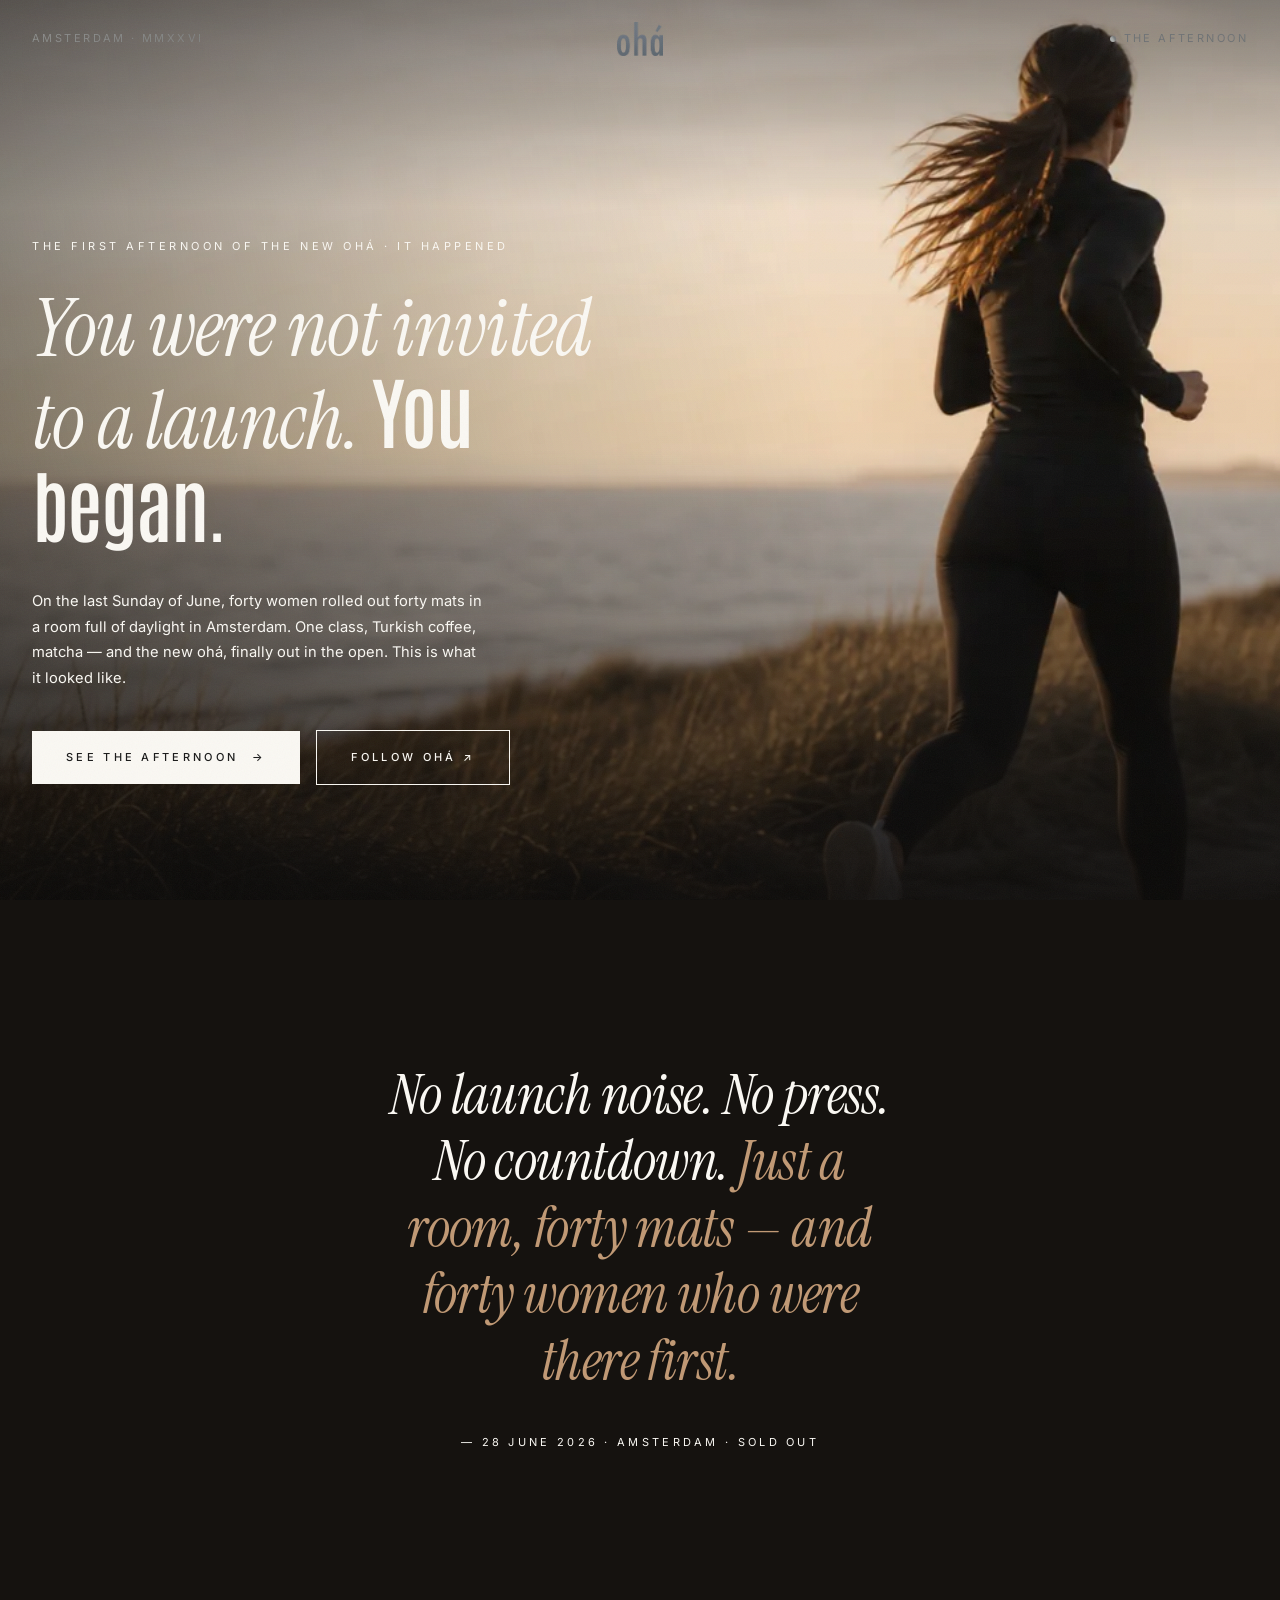
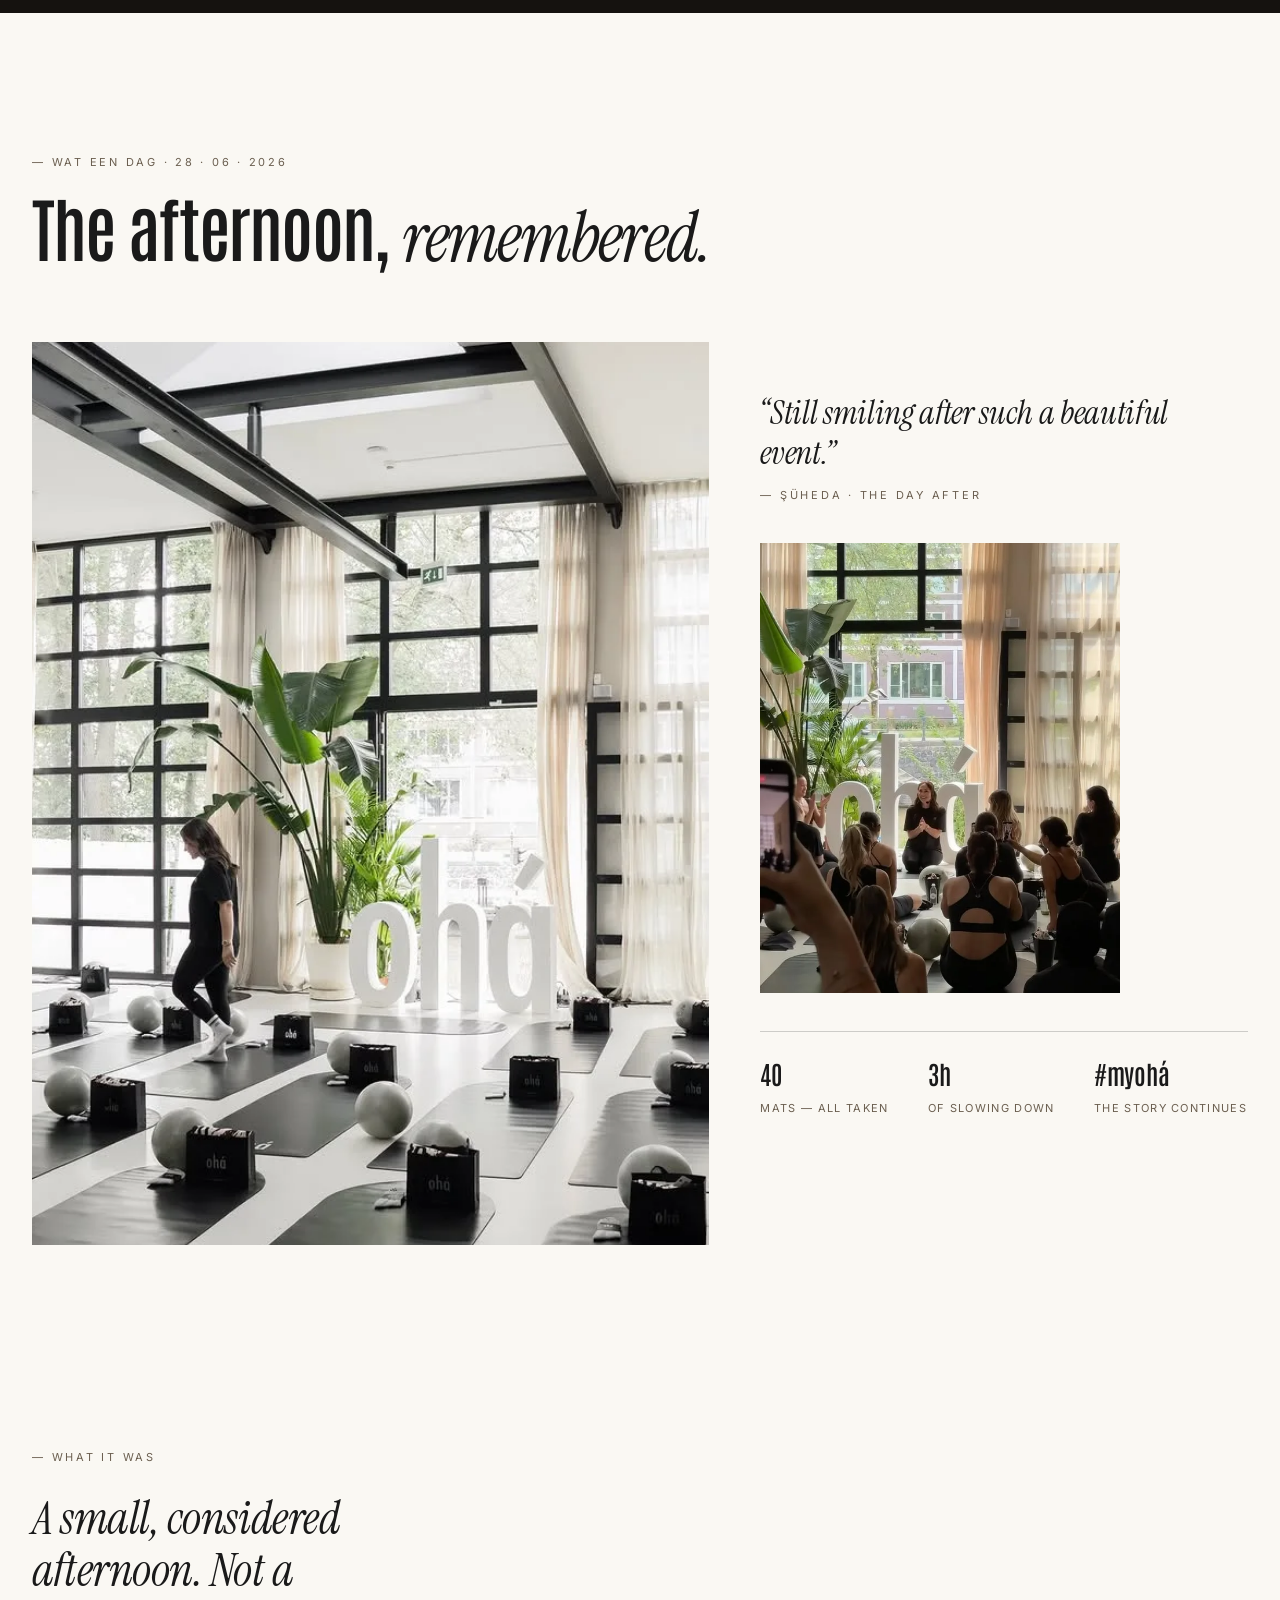
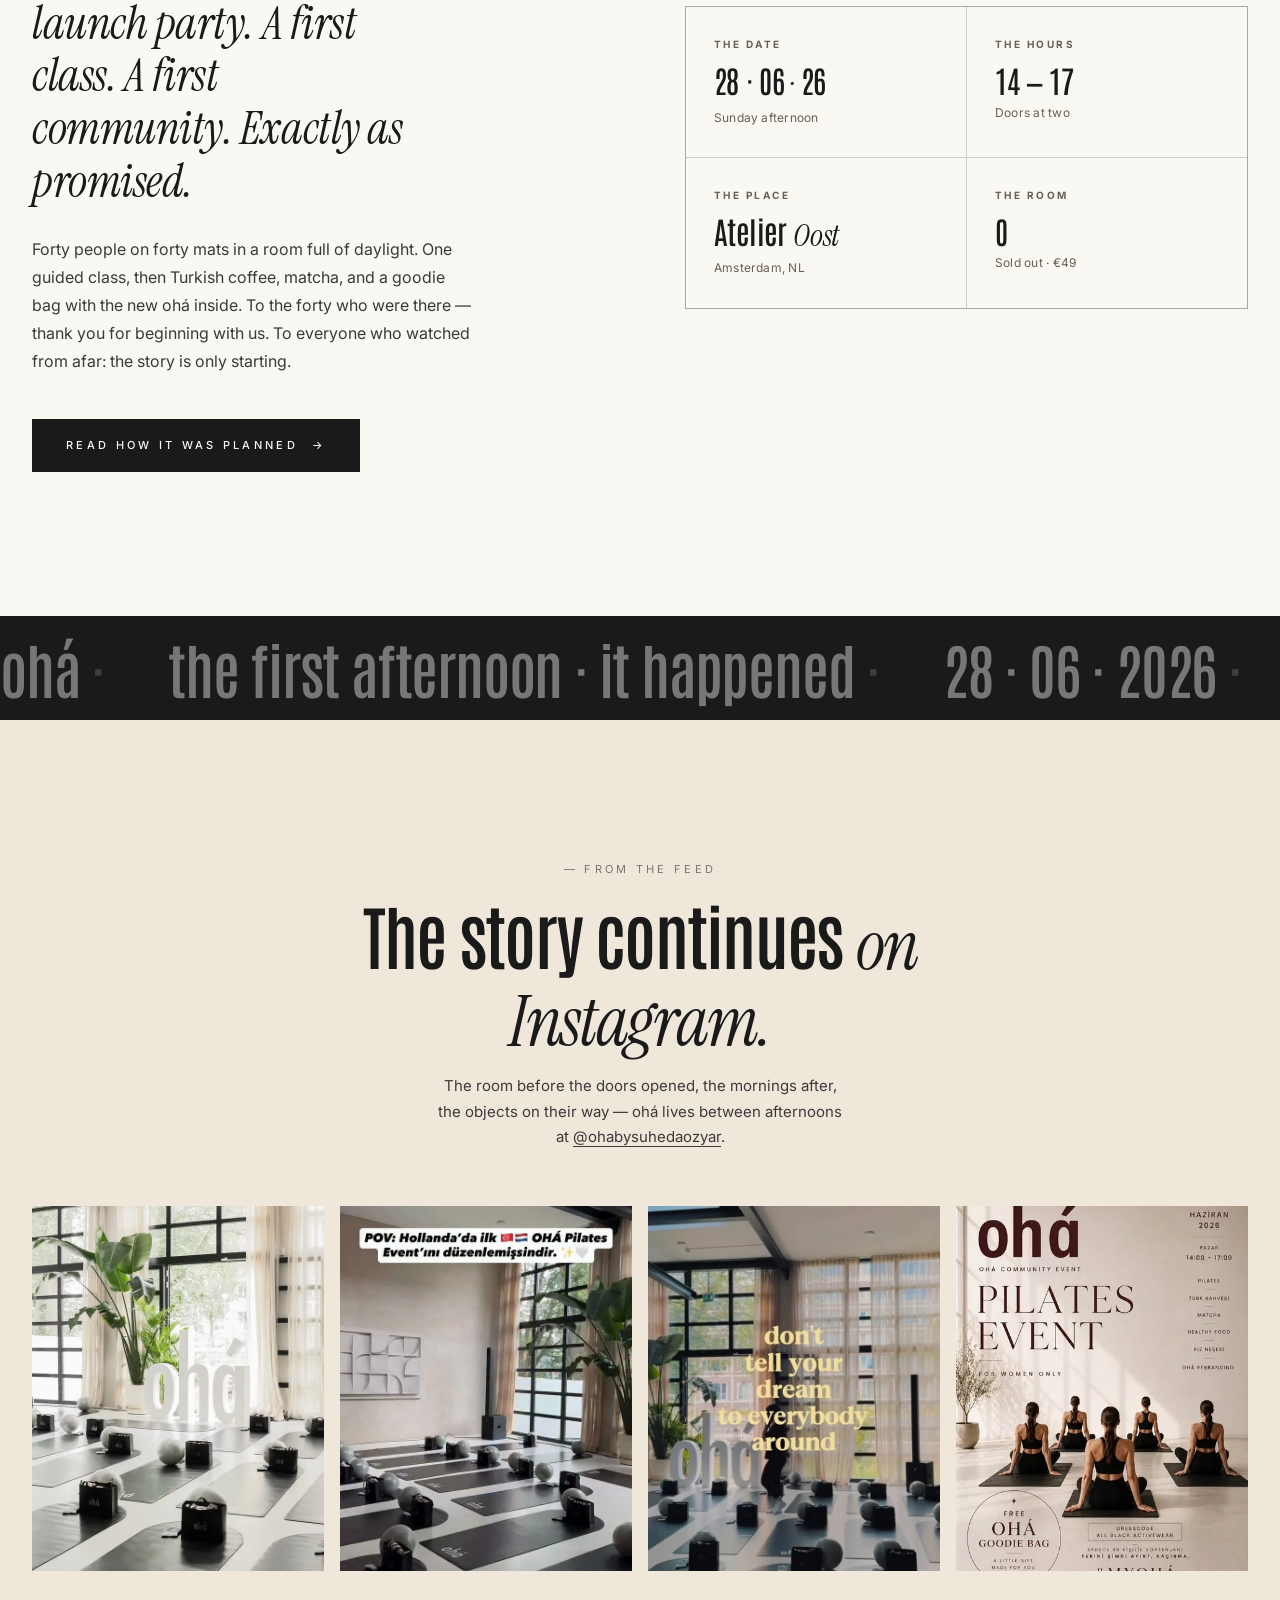
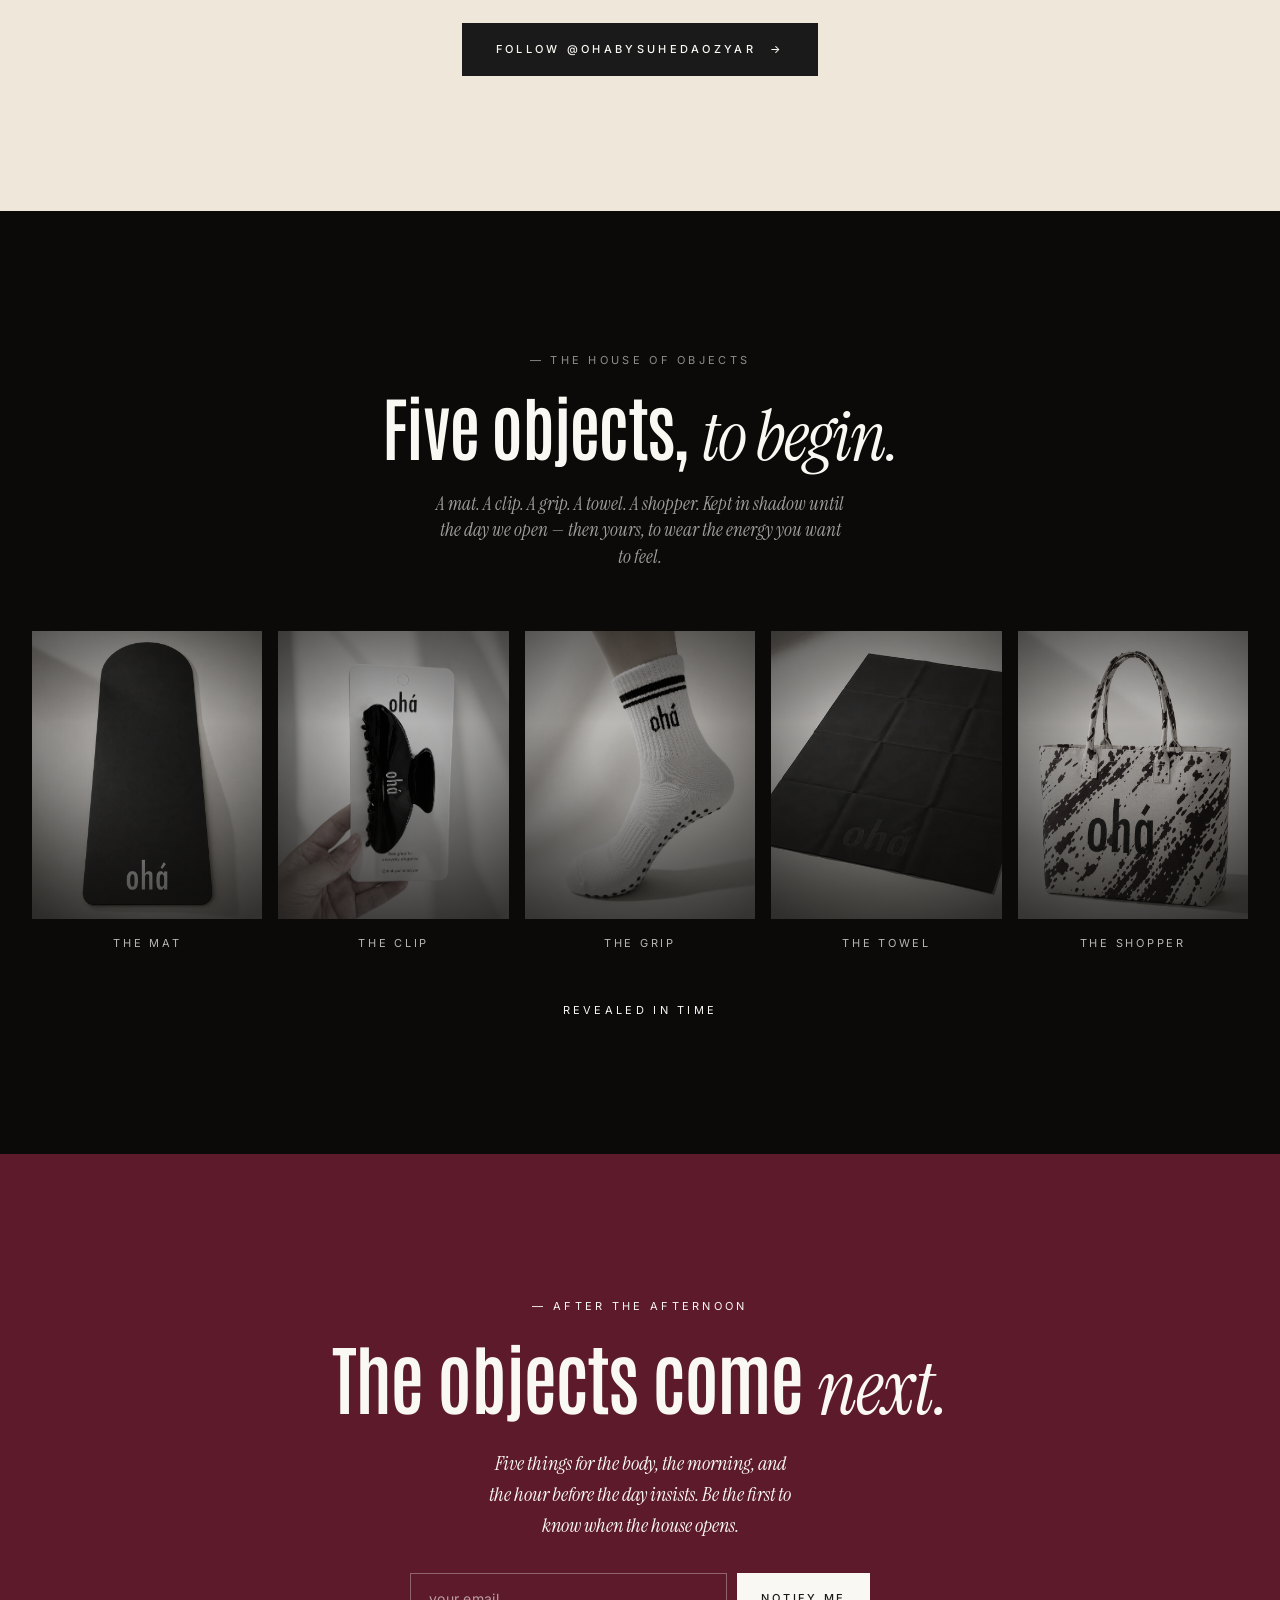
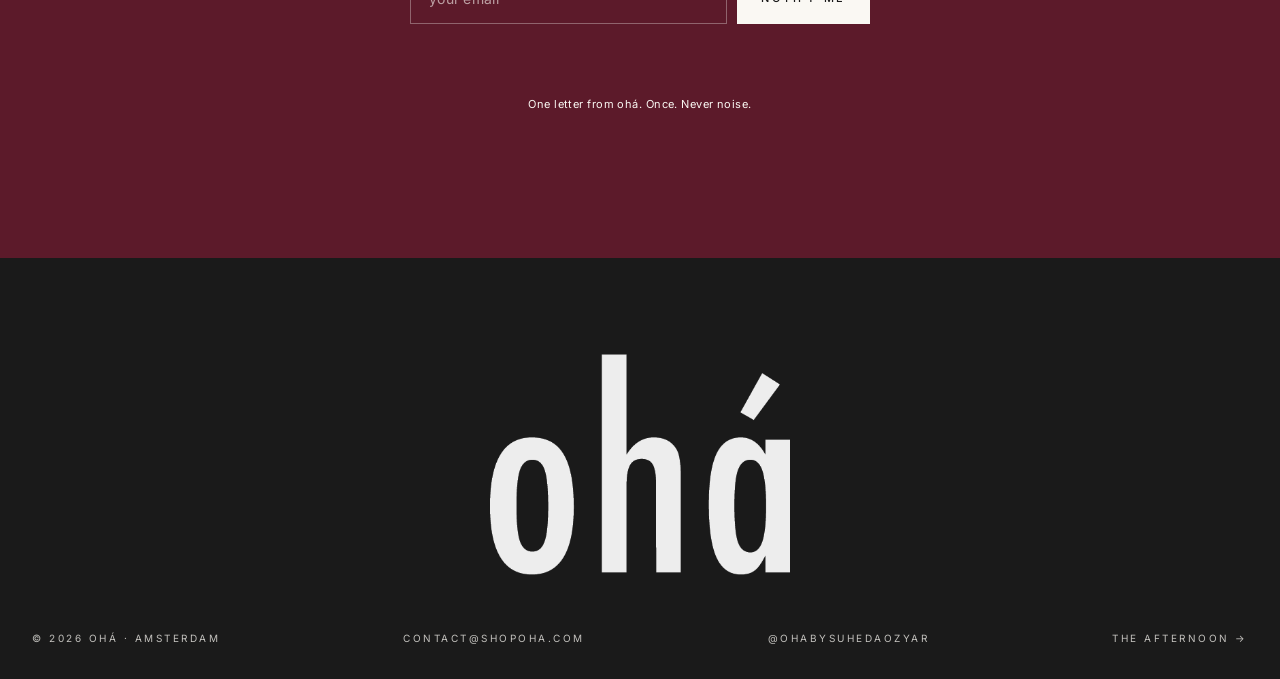
<file: index.html>
<!doctype html>
<html lang="en">
<head>
<meta charset="utf-8" />
<meta name="viewport" content="width=device-width, initial-scale=1, viewport-fit=cover" />
<title>ohá — the first afternoon happened · Amsterdam</title>
<meta name="description" content="On 28 June 2026, forty women rolled out forty mats at Atelier Oost Amsterdam — the first gathering of the new ohá. Sold out. This is what it looked like, and what comes next." />
<meta property="og:title" content="ohá — the first afternoon happened" />
<meta property="og:description" content="Forty mats. One room. Sold out. The first afternoon of the new ohá — Amsterdam, 28 June 2026. The story continues." />
<link rel="preconnect" href="https://fonts.googleapis.com" />
<link rel="preconnect" href="https://fonts.gstatic.com" crossorigin />
<link href="https://fonts.googleapis.com/css2?family=Antonio:wght@300;400;500;600;700&family=Instrument+Serif:ital@0;1&family=Inter:wght@300;400;500;600;700&display=swap" rel="stylesheet" />
<link rel="stylesheet" href="assets/oha-core.css" />
<script>document.documentElement.classList.add('js');addEventListener('load',function(){setTimeout(function(){if(!window.__ohaReveal){document.querySelectorAll('.reveal,.reveal-stagger').forEach(function(e){e.classList.add('in')});}},900);});</script>
<style>
/* ════ HOME — mysterious teaser (noir → dawn) ════ */

/* HERO */
.hero{ position:relative; min-height:100svh; overflow:hidden; background:var(--noir); display:flex; flex-direction:column; justify-content:flex-end; color:#FAF8F3; }
.hero__media{ position:absolute; inset:-6%; transform:scale(1.12); opacity:.72; transition:transform 3s var(--ease-out), opacity 1.8s var(--ease-out); }
.is-loaded .hero__media{ transform:scale(1); opacity:1; }
.hero__media img{ width:100%; height:112%; object-fit:cover; object-position:center 34%; }
.hero__veil{ position:absolute; inset:0; background:
  linear-gradient(180deg, rgba(11,10,9,.46) 0%, rgba(11,10,9,.03) 23%, rgba(11,10,9,.06) 50%, rgba(11,10,9,.5) 75%, rgba(11,10,9,.9) 100%),
  linear-gradient(76deg, rgba(11,10,9,.58) 0%, rgba(11,10,9,.12) 44%, rgba(11,10,9,0) 64%); }
.hero__content{ position:relative; z-index:2; padding:120px 32px 30px; display:flex; flex-direction:column; gap:clamp(20px,3vw,34px); max-width:1180px; }
.hero__eyebrow{ font-size:11px; letter-spacing:0.32em; text-transform:uppercase; opacity:.82; }
.hero__title{ font-family:var(--type-serif); font-style:italic; font-weight:400; font-size:clamp(38px,6.2vw,104px); line-height:1.0; letter-spacing:-0.01em; max-width:17ch; }
.hero__title b{ font-family:var(--type-display); font-style:normal; font-weight:600; letter-spacing:-0.02em; }
.hero__sub{ font-size:clamp(14px,1.15vw,16px); line-height:1.75; max-width:50ch; opacity:.86; }
.hero__ctas{ display:flex; gap:16px; flex-wrap:wrap; align-items:center; margin-top:4px; }
.hero__bar{ position:relative; z-index:2; border-top:1px solid var(--rule-light); margin:0 32px; padding:20px 0 30px; display:flex; gap:clamp(20px,4vw,52px); flex-wrap:wrap; align-items:baseline; font-size:11px; letter-spacing:0.22em; text-transform:uppercase; opacity:.84; }
.hero__bar strong{ font-weight:500; }
.hero__bar .scroll{ margin-left:auto; display:inline-flex; align-items:center; gap:12px; opacity:.7; }
.hero__bar .scroll::after{ content:""; width:1px; height:34px; background:#FAF8F3; transform-origin:top; animation:scrollPulse 2.4s var(--ease) infinite; }
@keyframes scrollPulse{ 0%,100%{ opacity:.25; transform:scaleY(.5); } 50%{ opacity:1; transform:scaleY(1); } }

/* HUSH — the dark hush before the warmth */
.hush{ background:var(--noir-2); color:#FAF8F3; padding:clamp(120px,18vh,200px) 32px; display:grid; place-items:center; text-align:center; }
.hush__line{ font-family:var(--type-serif); font-style:italic; font-size:clamp(28px,4.4vw,68px); line-height:1.18; letter-spacing:-0.01em; max-width:20ch; }
.hush__line em{ color:var(--bg-oak); font-style:italic; }
.hush__sub{ margin-top:40px; font-size:11px; letter-spacing:0.3em; text-transform:uppercase; opacity:.55; }

/* ESSENCE — the dawn: what this is, just enough */
.essence{ padding:clamp(96px,16vh,176px) 0; background:var(--bg); }
.essence__inner{ max-width:var(--max); margin:0 auto; padding:0 32px; display:grid; grid-template-columns:1fr 1fr; gap:clamp(48px,7vw,120px); align-items:center; }
.essence__lead{ font-family:var(--type-serif); font-style:italic; font-size:clamp(28px,3.6vw,52px); line-height:1.14; letter-spacing:-0.01em; max-width:18ch; }
.essence__body{ font-size:16px; line-height:1.75; color:var(--ink-2); max-width:44ch; margin-top:28px; }
.essence__facts{ display:grid; grid-template-columns:1fr 1fr; gap:1px; background:var(--rule-strong); border:1px solid var(--rule-strong); }
.fact{ background:var(--bg); padding:30px 28px; }
.fact h5{ font-size:10px; letter-spacing:0.25em; text-transform:uppercase; color:var(--ink-mute); margin-bottom:12px; }
.fact p{ font-family:var(--type-display); font-weight:500; font-size:clamp(24px,2.4vw,34px); line-height:1; letter-spacing:-0.01em; }
.fact p em{ font-family:var(--type-serif); font-style:italic; font-weight:400; }
.fact span{ display:block; margin-top:8px; font-size:12px; color:var(--ink-mute); letter-spacing:0.02em; text-transform:none; }
.essence__cta{ margin-top:44px; }

/* THE AFTERNOON — remembered (post-event recap) */
.after{ background:var(--bg); padding:clamp(96px,15vh,170px) 32px clamp(40px,6vh,70px); }
.after__inner{ max-width:var(--max); margin:0 auto; }
.after__head{ margin-bottom:clamp(40px,6vw,72px); }
.after__title{ font-family:var(--type-display); font-weight:600; font-size:clamp(40px,5.5vw,84px); line-height:.94; letter-spacing:-0.025em; margin-top:20px; }
.after__title em{ font-family:var(--type-serif); font-style:italic; font-weight:400; }
.after__grid{ display:grid; grid-template-columns:1.25fr .9fr; gap:clamp(24px,4vw,64px); align-items:start; }
.after__main{ aspect-ratio:3/4; overflow:hidden; background:var(--noir-2); }
.after__main img, .after__second img{ width:100%; height:100%; object-fit:cover; display:block; transform:scale(1.03); transition:transform 2s var(--ease); }
.after__main:hover img, .after__second:hover img{ transform:scale(1); }
.after__side{ display:flex; flex-direction:column; gap:clamp(24px,3vw,40px); padding-top:clamp(12px,4vw,56px); }
.after__quote p{ font-family:var(--type-serif); font-style:italic; font-size:clamp(24px,2.6vw,38px); line-height:1.2; letter-spacing:-0.01em; }
.after__quote cite{ display:block; margin-top:14px; font-style:normal; font-size:11px; letter-spacing:0.25em; text-transform:uppercase; color:var(--ink-mute); }
.after__second{ aspect-ratio:4/5; overflow:hidden; max-width:360px; background:var(--noir-2); }
.after__facts{ list-style:none; display:grid; grid-template-columns:repeat(3,auto); gap:clamp(18px,3vw,44px); padding:22px 0 0; border-top:1px solid var(--rule-strong); }
.after__facts strong{ font-family:var(--type-display); font-weight:600; font-size:clamp(20px,2vw,30px); letter-spacing:-0.01em; display:block; }
.after__facts span{ font-size:11px; letter-spacing:0.12em; text-transform:uppercase; color:var(--ink-mute); margin-top:6px; display:block; }

/* FROM THE FEED — instagram tiles */
.feed{ background:#EFE7DA; padding:clamp(96px,15vh,160px) 32px; }
.feed__head{ max-width:760px; margin:0 auto 56px; text-align:center; }
.feed__head .e{ font-size:11px; letter-spacing:0.3em; text-transform:uppercase; opacity:.55; }
.feed__head h2{ font-family:var(--type-display); font-weight:600; font-size:clamp(40px,5.5vw,84px); line-height:.92; letter-spacing:-0.025em; margin:22px 0 0; }
.feed__head h2 em{ font-family:var(--type-serif); font-style:italic; font-weight:400; }
.feed__head p{ font-size:15px; line-height:1.7; color:var(--ink-2); max-width:46ch; margin:20px auto 0; }
.feed__head p a{ border-bottom:1px solid currentColor; }
.feed__grid{ max-width:var(--max); margin:0 auto; display:grid; grid-template-columns:repeat(4,1fr); gap:16px; }
.tile{ position:relative; display:block; aspect-ratio:4/5; overflow:hidden; background:var(--bg); }
.tile img{ width:100%; height:100%; object-fit:cover; display:block; transform:scale(1.02); transition:transform 1.6s var(--ease); }
.tile:hover img{ transform:scale(1.07); }
.tile__hint{ position:absolute; inset:auto 0 0 0; padding:14px 16px; font-size:10px; letter-spacing:0.22em; text-transform:uppercase; color:#FAF8F3; background:linear-gradient(180deg, transparent, rgba(11,10,9,.55)); opacity:0; transform:translateY(6px); transition:opacity .5s var(--ease), transform .5s var(--ease); }
.tile:hover .tile__hint{ opacity:1; transform:none; }
.feed__cta{ text-align:center; margin-top:52px; }

/* MARQUEE band */
.band{ background:var(--ink); color:var(--bg); }
.band .marquee__track span{ color:var(--bg); }

/* WAITLIST */
.waitlist{ background:var(--burgundy); color:var(--bg); padding:clamp(96px,16vh,168px) 32px; text-align:center; }
.waitlist__inner{ max-width:640px; margin:0 auto; display:flex; flex-direction:column; gap:24px; align-items:center; }
.waitlist__eyebrow{ font-size:11px; letter-spacing:0.3em; text-transform:uppercase; opacity:.7; }
.waitlist__title{ font-family:var(--type-display); font-weight:600; font-size:clamp(40px,6vw,88px); line-height:.94; letter-spacing:-0.025em; }
.waitlist__title em{ font-family:var(--type-serif); font-style:italic; font-weight:400; }
.waitlist__sub{ font-family:var(--type-serif); font-style:italic; font-size:20px; opacity:.85; max-width:34ch; }
.waitlist__form{ display:flex; gap:10px; width:100%; max-width:460px; margin-top:8px; }
.waitlist__form input{ flex:1; background:transparent; border:1px solid #FAF8F355; color:var(--bg); padding:16px 18px; font-family:var(--type-body); font-size:14px; letter-spacing:0.02em; }
.waitlist__form input::placeholder{ color:#FAF8F399; }
.waitlist__form input:focus{ outline:none; border-color:var(--bg); }
.waitlist__form button{ background:var(--bg); color:var(--ink); padding:0 24px; font-size:11px; letter-spacing:0.25em; text-transform:uppercase; font-weight:500; transition:opacity .3s var(--ease); white-space:nowrap; }
.waitlist__form button:hover{ opacity:.78; }
.waitlist__done{ font-family:var(--type-serif); font-style:italic; font-size:20px; min-height:1.2em; }
.waitlist__note{ font-size:11px; letter-spacing:0.04em; opacity:.6; text-transform:none; }

/* FOOTER mark */
.foot{ padding-top:96px; }
.foot__mark{ display:flex; justify-content:center; margin-bottom:56px; }
.foot__mark .logoimg{ width:clamp(160px,32vw,300px); opacity:.92; }

/* FIVE OBJECTS — seen in shadow */
.objects{ background:var(--noir); color:#FAF8F3; padding:clamp(96px,15vh,150px) 32px; }
.objects__head{ max-width:760px; margin:0 auto 60px; text-align:center; }
.objects__head .e{ font-size:11px; letter-spacing:0.3em; text-transform:uppercase; opacity:.55; }
.objects__head h2{ font-family:var(--type-display); font-weight:600; font-size:clamp(40px,5.5vw,84px); line-height:.92; letter-spacing:-0.025em; margin:22px 0 0; }
.objects__head h2 em{ font-family:var(--type-serif); font-style:italic; font-weight:400; }
.objects__head p{ font-family:var(--type-serif); font-style:italic; font-size:clamp(17px,1.5vw,21px); line-height:1.4; opacity:.62; max-width:46ch; margin:22px auto 0; }
.objects__row{ max-width:var(--max); margin:0 auto; display:grid; grid-template-columns:repeat(5,1fr); gap:16px; }
.object{ position:relative; }
.object__media{ position:relative; aspect-ratio:4/5; overflow:hidden; background:var(--noir-2); }
.object__media img{ width:100%; height:100%; object-fit:cover; object-position:center; filter:grayscale(.7) brightness(.8) contrast(1.06); transform:scale(1.04); transition:filter 1.2s var(--ease), transform 1.9s var(--ease); }
.object__media::after{ content:""; position:absolute; inset:0; pointer-events:none; background:radial-gradient(78% 70% at 50% 42%, transparent 26%, rgba(11,10,9,.52) 100%), linear-gradient(180deg, rgba(11,10,9,.30), rgba(11,10,9,.06) 32%, rgba(11,10,9,.50)); transition:opacity 1s var(--ease); }
.object--soon .object__media img{ filter:grayscale(.85) brightness(.6) contrast(1.08); }
.object:hover .object__media img{ filter:grayscale(0) brightness(1) contrast(1); transform:scale(1.09); }
.object:hover .object__media::after{ opacity:.22; }
.object__name{ margin-top:16px; font-size:11px; letter-spacing:0.25em; text-transform:uppercase; opacity:.72; text-align:center; transition:opacity .4s var(--ease); }
.object:hover .object__name{ opacity:1; }
.objects__foot{ max-width:var(--max); margin:50px auto 0; text-align:center; font-size:11px; letter-spacing:0.3em; text-transform:uppercase; opacity:.4; }

/* RESPONSIVE */
@media (max-width:900px){
  .nav{ grid-template-columns:1fr; padding:18px 22px; }
  .nav__left, .nav__right{ display:none; }
  .nav__mark{ justify-self:center; }
  .essence__inner{ grid-template-columns:1fr; gap:48px; }
  .hero__content{ padding:128px 22px 26px; }
  .hero__bar{ margin:0 22px; }
  .hero__media img{ object-position:74% 36%; }
  .hush, .essence, .waitlist, .objects, .after, .feed{ padding-left:22px; padding-right:22px; }
  .after__grid{ grid-template-columns:1fr; }
  .after__second{ max-width:100%; }
  .after__side{ padding-top:0; }
  .feed__grid{ grid-template-columns:1fr 1fr; }
  .hero__bar .scroll{ display:none; }
  .objects__row{ grid-auto-flow:column; grid-auto-columns:62%; grid-template-columns:none; overflow-x:auto; scroll-snap-type:x mandatory; -webkit-overflow-scrolling:touch; padding-bottom:8px; }
  .object{ scroll-snap-align:start; }
}
</style>
</head>
<body class="grain">

<!-- NAV -->
<nav class="nav">
  <div class="nav__left"><a href="/event">Amsterdam · MMXXVI</a></div>
  <a href="#" class="nav__mark"><span class="logomark logomark--white"><span>ohá</span></span></a>
  <div class="nav__right"><a href="/event" class="nav__event">The afternoon</a></div>
</nav>

<!-- HERO -->
<header class="hero">
  <div class="hero__media" data-parallax="5">
    <img src="references/opt/gen_running_v2.webp" alt="A woman running by the sea at dawn in black activewear" fetchpriority="high" decoding="async" />
  </div>
  <div class="hero__veil"></div>
  <div class="hero__content reveal-stagger">
    <span class="hero__eyebrow">The first afternoon of the new ohá · it happened</span>
    <h1 class="hero__title">You were not invited to a launch. <b>You began.</b></h1>
    <p class="hero__sub">On the last Sunday of June, forty women rolled out forty mats in a room full of daylight in Amsterdam. One class, Turkish coffee, matcha — and the new ohá, finally out in the open. This is what it looked like.</p>
    <div class="hero__ctas">
      <a href="#afternoon" class="btn btn--solid">see the afternoon</a>
      <a href="https://www.instagram.com/ohabysuhedaozyar/" target="_blank" rel="noopener" class="btn btn--ghost">follow ohá ↗</a>
    </div>
  </div>
  <div class="hero__bar reveal">
    <span><strong>28 · 06 · 2026</strong></span>
    <span>Atelier Oost · Amsterdam</span>
    <span>40 mats · sold out</span>
    <span>#myohá</span>
    <span class="scroll">scroll</span>
  </div>
</header>

<!-- HUSH -->
<section class="hush">
  <div>
    <p class="hush__line reveal">No launch noise. No press. No countdown. <em>Just a room, forty mats — and forty women who were there first.</em></p>
    <p class="hush__sub reveal">— 28 June 2026 · Amsterdam · sold out</p>
  </div>
</section>

<!-- THE AFTERNOON — remembered -->
<section class="after" id="afternoon">
  <div class="after__inner">
    <div class="after__head reveal">
      <span class="t-eyebrow">— wat een dag · 28 · 06 · 2026</span>
      <h2 class="after__title">The afternoon, <em>remembered.</em></h2>
    </div>
    <div class="after__grid">
      <figure class="after__main reveal">
        <img src="references/opt/ig_event_suheda_walk.webp" alt="Şüheda walking through the ohá event room — forty black mats, goodie bags and the white ohá letters in daylight at Atelier Oost, Amsterdam" loading="lazy" decoding="async" />
      </figure>
      <div class="after__side">
        <blockquote class="after__quote reveal">
          <p>“Still smiling after such a beautiful event.”</p>
          <cite>— Şüheda · the day after</cite>
        </blockquote>
        <figure class="after__second reveal">
          <img src="references/opt/ig_event_community.webp" alt="Şüheda kneeling in front of the seated ohá community before the white ohá letters" loading="lazy" decoding="async" />
        </figure>
        <ul class="after__facts reveal-stagger">
          <li><strong>40</strong><span>mats — all taken</span></li>
          <li><strong>3h</strong><span>of slowing down</span></li>
          <li><strong>#myohá</strong><span>the story continues</span></li>
        </ul>
      </div>
    </div>
  </div>
</section>

<!-- ESSENCE -->
<section class="essence">
  <div class="essence__inner">
    <div>
      <span class="t-eyebrow reveal">— what it was</span>
      <p class="essence__lead reveal" style="margin-top:24px">A small, considered afternoon. Not a launch party. A first class. A first community. Exactly as promised.</p>
      <p class="essence__body reveal">Forty people on forty mats in a room full of daylight. One guided class, then Turkish coffee, matcha, and a goodie bag with the new ohá inside. To the forty who were there — thank you for beginning with us. To everyone who watched from afar: the story is only starting.</p>
      <div class="essence__cta reveal">
        <a href="/event" class="btn btn--dark">Read how it was planned</a>
      </div>
    </div>
    <div class="essence__facts reveal-stagger">
      <div class="fact"><h5>The date</h5><p>28 · 06 <em>·</em> 26</p><span>Sunday afternoon</span></div>
      <div class="fact"><h5>The hours</h5><p>14 — 17</p><span>Doors at two</span></div>
      <div class="fact"><h5>The place</h5><p>Atelier <em>Oost</em></p><span>Amsterdam, NL</span></div>
      <div class="fact"><h5>The room</h5><p data-spots>30</p><span>of 40 left · €49 inclusive</span></div>
    </div>
  </div>
</section>

<!-- MARQUEE BAND -->
<div class="band marquee" aria-hidden="true">
  <div class="marquee__track">
    <span>ohá</span><span>the first afternoon · it happened</span><span>28 · 06 · 2026</span><span>amsterdam</span><span>#myohá</span><span>wear the energy you want to feel</span>
    <span>ohá</span><span>the first afternoon · it happened</span><span>28 · 06 · 2026</span><span>amsterdam</span><span>#myohá</span><span>wear the energy you want to feel</span>
  </div>
</div>

<!-- FROM THE FEED — instagram -->
<section class="feed">
  <div class="feed__head reveal">
    <span class="e">— from the feed</span>
    <h2>The story continues <em>on Instagram.</em></h2>
    <p>The room before the doors opened, the mornings after, the objects on their way — ohá lives between afternoons at <a href="https://www.instagram.com/ohabysuhedaozyar/" target="_blank" rel="noopener">@ohabysuhedaozyar</a>.</p>
  </div>
  <div class="feed__grid reveal-stagger">
    <a class="tile" href="https://www.instagram.com/ohabysuhedaozyar/" target="_blank" rel="noopener">
      <img src="references/opt/ig_feed_room.webp" alt="The ohá event room, ready — forty mats, goodie bags and the white ohá letters" loading="lazy" decoding="async" />
      <span class="tile__hint">open on instagram ↗</span>
    </a>
    <a class="tile" href="https://www.instagram.com/ohabysuhedaozyar/" target="_blank" rel="noopener">
      <img src="references/opt/ig_feed_pov.webp" alt="POV — hosting the first ohá Pilates event in the Netherlands" loading="lazy" decoding="async" />
      <span class="tile__hint">open on instagram ↗</span>
    </a>
    <a class="tile" href="https://www.instagram.com/ohabysuhedaozyar/" target="_blank" rel="noopener">
      <img src="references/opt/ig_feed_dream.webp" alt="Don’t tell your dream to everybody around — reel from the ohá afternoon" loading="lazy" decoding="async" />
      <span class="tile__hint">open on instagram ↗</span>
    </a>
    <a class="tile" href="https://www.instagram.com/ohabysuhedaozyar/" target="_blank" rel="noopener">
      <img src="references/opt/ig_feed_poster.webp" alt="The ohá Pilates event poster — 28 June 2026, Amsterdam, #myohá" loading="lazy" decoding="async" />
      <span class="tile__hint">open on instagram ↗</span>
    </a>
  </div>
  <div class="feed__cta reveal">
    <a href="https://www.instagram.com/ohabysuhedaozyar/" target="_blank" rel="noopener" class="btn btn--dark">follow @ohabysuhedaozyar</a>
  </div>
</section>

<!-- FIVE OBJECTS — seen in shadow -->
<section class="objects">
  <div class="objects__head reveal">
    <span class="e">— the house of objects</span>
    <h2>Five objects, <em>to begin.</em></h2>
    <p>A mat. A clip. A grip. A towel. A shopper. Kept in shadow until the day we open — then yours, to wear the energy you want to feel.</p>
  </div>
  <div class="objects__row reveal-stagger">
    <figure class="object"><div class="object__media"><img src="references/opt/mat.webp" alt="ohá mat" loading="lazy" style="object-position:center 50%" /></div><figcaption class="object__name">the mat</figcaption></figure>
    <figure class="object"><div class="object__media"><img src="references/real_products/real_clip_hand.webp" alt="ohá clip" loading="lazy" style="object-position:42% 47%" /></div><figcaption class="object__name">the clip</figcaption></figure>
    <figure class="object"><div class="object__media"><img src="references/real_products/real_sock_lifestyle.webp" alt="ohá grip socks" loading="lazy" style="object-position:center 40%" /></div><figcaption class="object__name">the grip</figcaption></figure>
    <figure class="object"><div class="object__media"><img src="references/opt/towel.webp" alt="ohá towel" loading="lazy" style="object-position:center 58%" /></div><figcaption class="object__name">the towel</figcaption></figure>
    <figure class="object"><div class="object__media"><img src="references/opt/shopper.webp" alt="ohá shopper bag" loading="lazy" style="object-position:center 42%" /></div><figcaption class="object__name">the shopper</figcaption></figure>
  </div>
  <p class="objects__foot reveal">revealed in time</p>
</section>

<!-- WAITLIST -->
<section class="waitlist">
  <div class="waitlist__inner reveal-stagger">
    <span class="waitlist__eyebrow">— after the afternoon</span>
    <h2 class="waitlist__title">The objects come <em>next.</em></h2>
    <p class="waitlist__sub">Five things for the body, the morning, and the hour before the day insists. Be the first to know when the house opens.</p>
    <form class="waitlist__form" id="wl">
      <input type="email" name="email" placeholder="your email" required aria-label="email" />
      <button type="submit">Notify me</button>
    </form>
    <p class="waitlist__done" id="wl-done" aria-live="polite"></p>
    <p class="waitlist__note">One letter from ohá. Once. Never noise.</p>
  </div>
</section>

<!-- FOOTER -->
<footer class="foot">
  <div class="foot__mark"><img class="logoimg" src="assets/oha-mark-white.png" alt="ohá" /></div>
  <div class="foot__inner">
    <span>© 2026 ohá · Amsterdam</span>
    <span><a href="mailto:contact@shopoha.com">contact@shopoha.com</a></span>
    <span><a href="https://www.instagram.com/ohabysuhedaozyar/" target="_blank" rel="noopener">@ohabysuhedaozyar</a></span>
    <span><a href="/event">the afternoon →</a></span>
  </div>
</footer>

<!-- MOTION -->
<script src="assets/lenis.min.js"></script>
<script src="assets/oha-motion.js" defer></script>
<script>
/* waitlist — opens an email so the signup actually goes somewhere.
   Wire to Klaviyo/Shopify forms at launch and replace this handler. */
document.getElementById('wl').addEventListener('submit', function (e) {
  e.preventDefault();
  var email = (this.email.value || '').trim();
  if (!email) return;
  window.location.href = 'mailto:contact@shopoha.com'
    + '?subject=' + encodeURIComponent('ohá — waitlist')
    + '&body=' + encodeURIComponent('Please add me to the ohá waitlist: ' + email);
  this.style.display = 'none';
  document.getElementById('wl-done').textContent = 'Thank you — confirm in your mail app to join.';
});
</script>

</body>
</html>
</file>
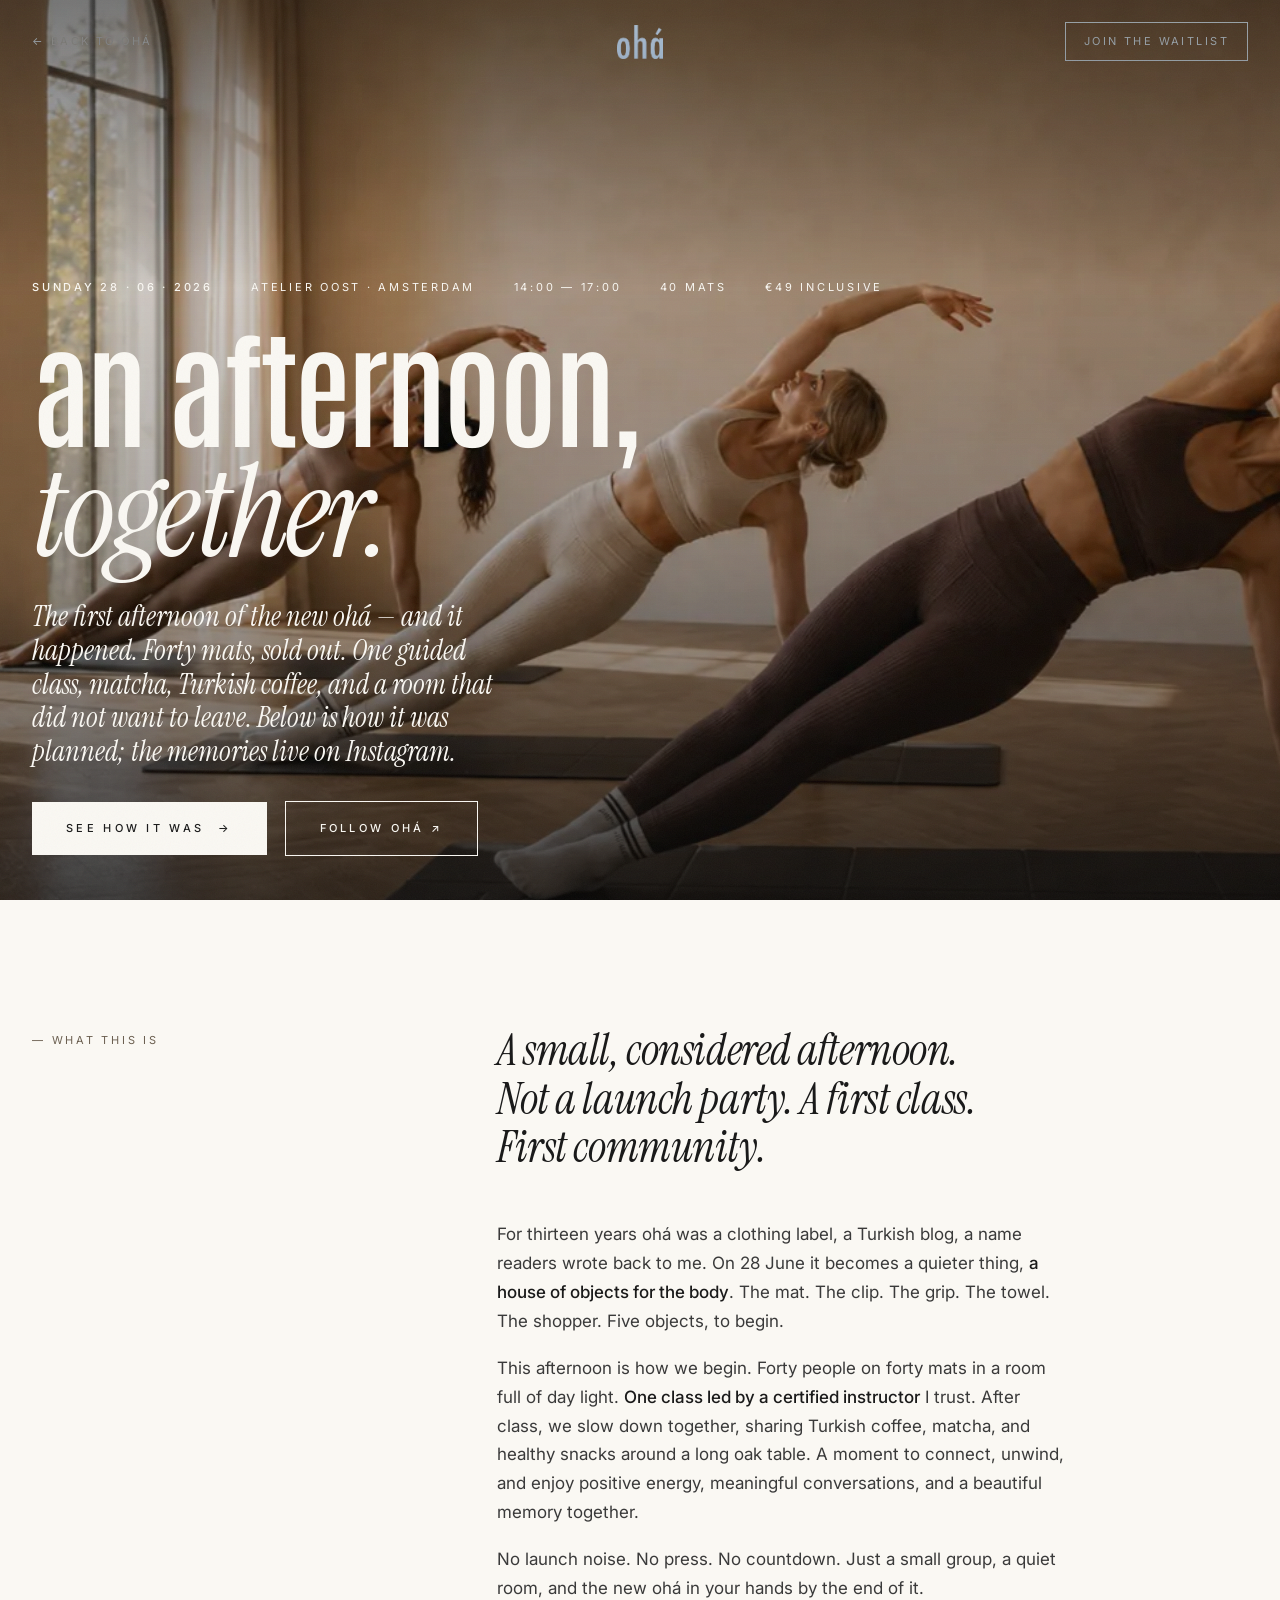
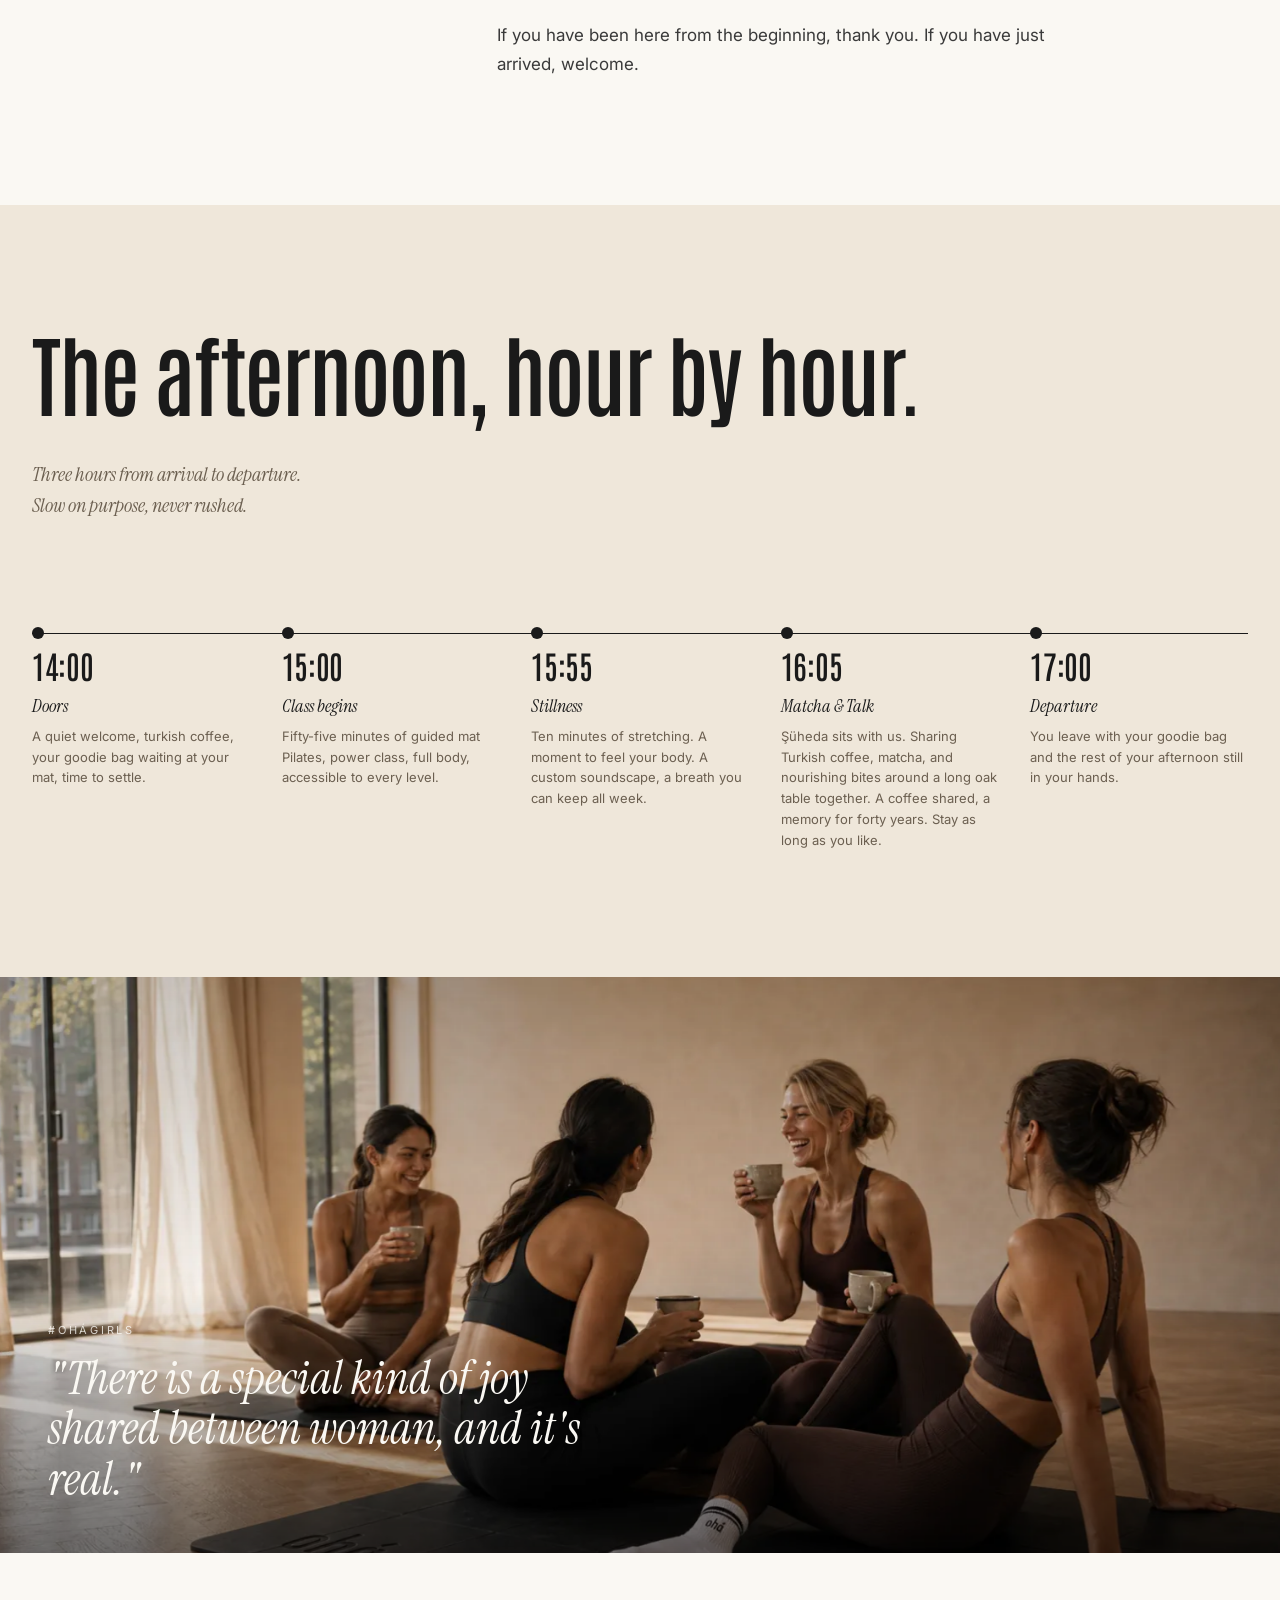
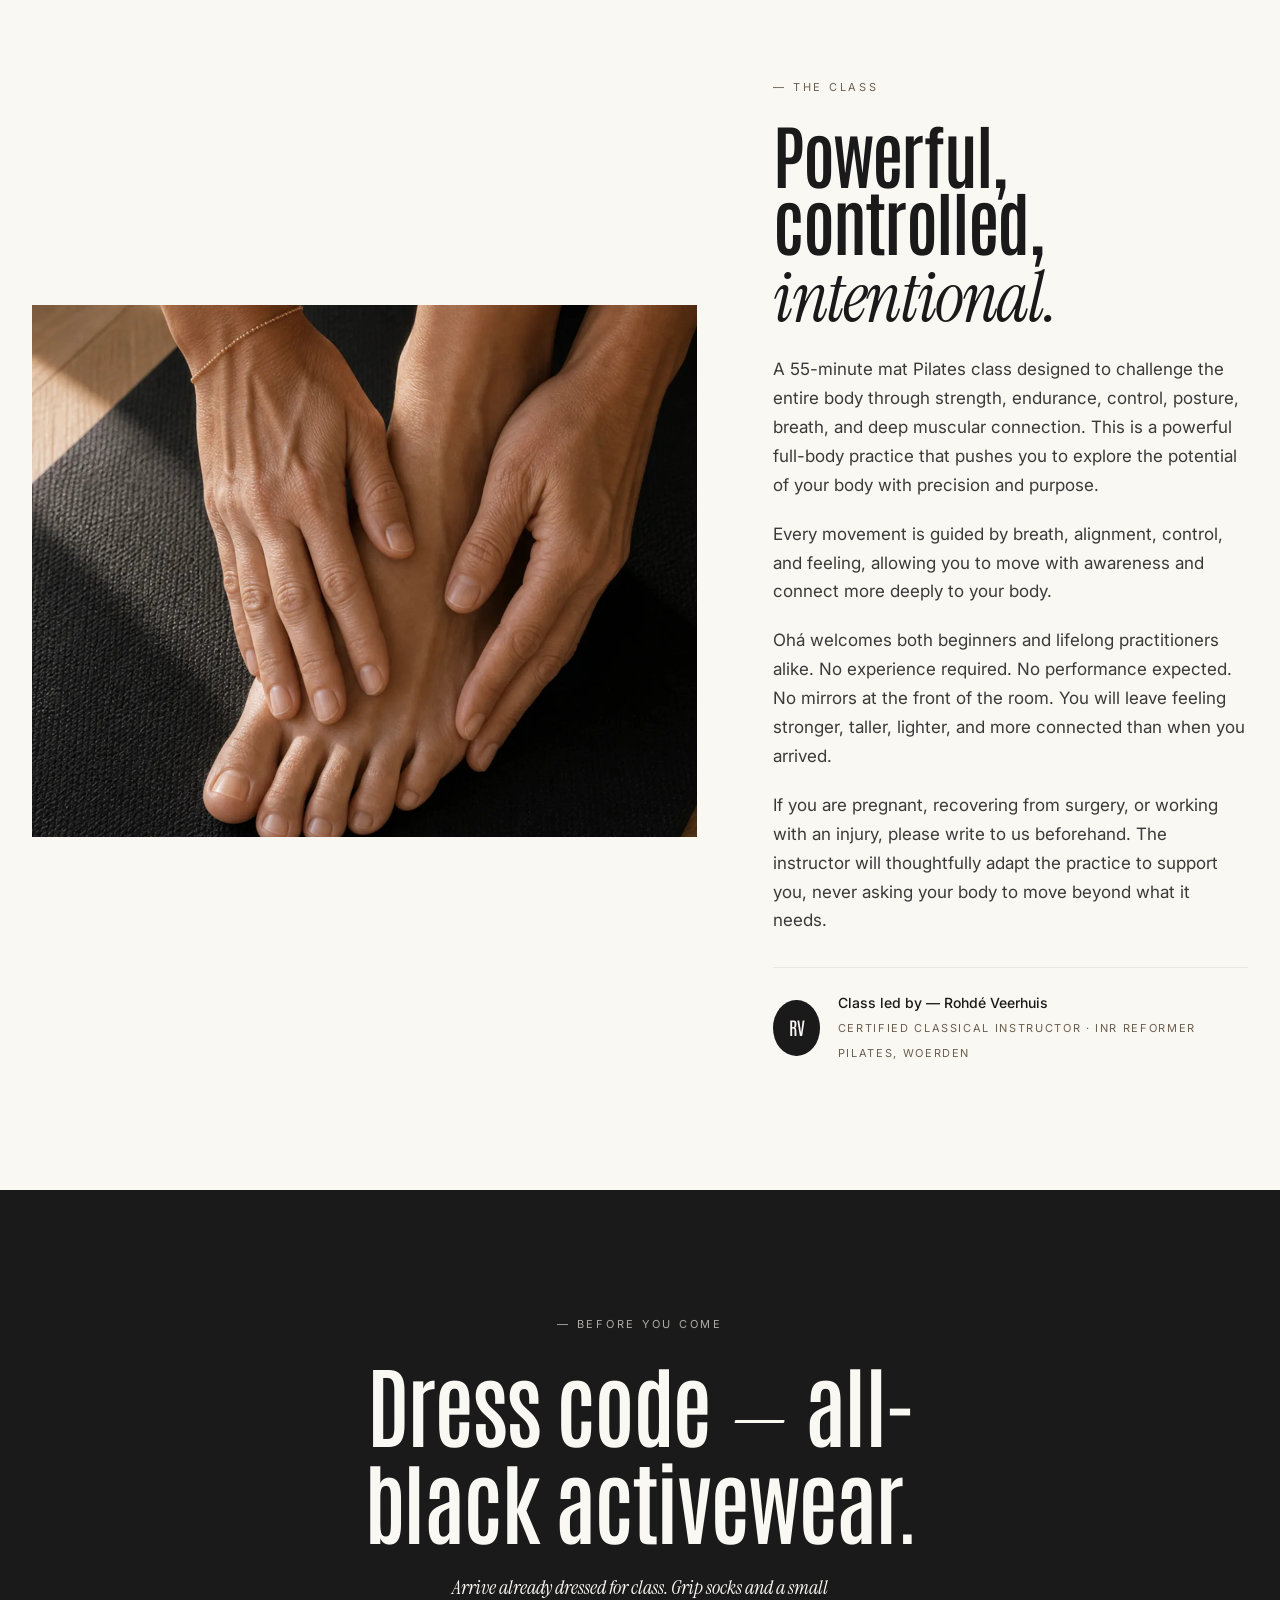
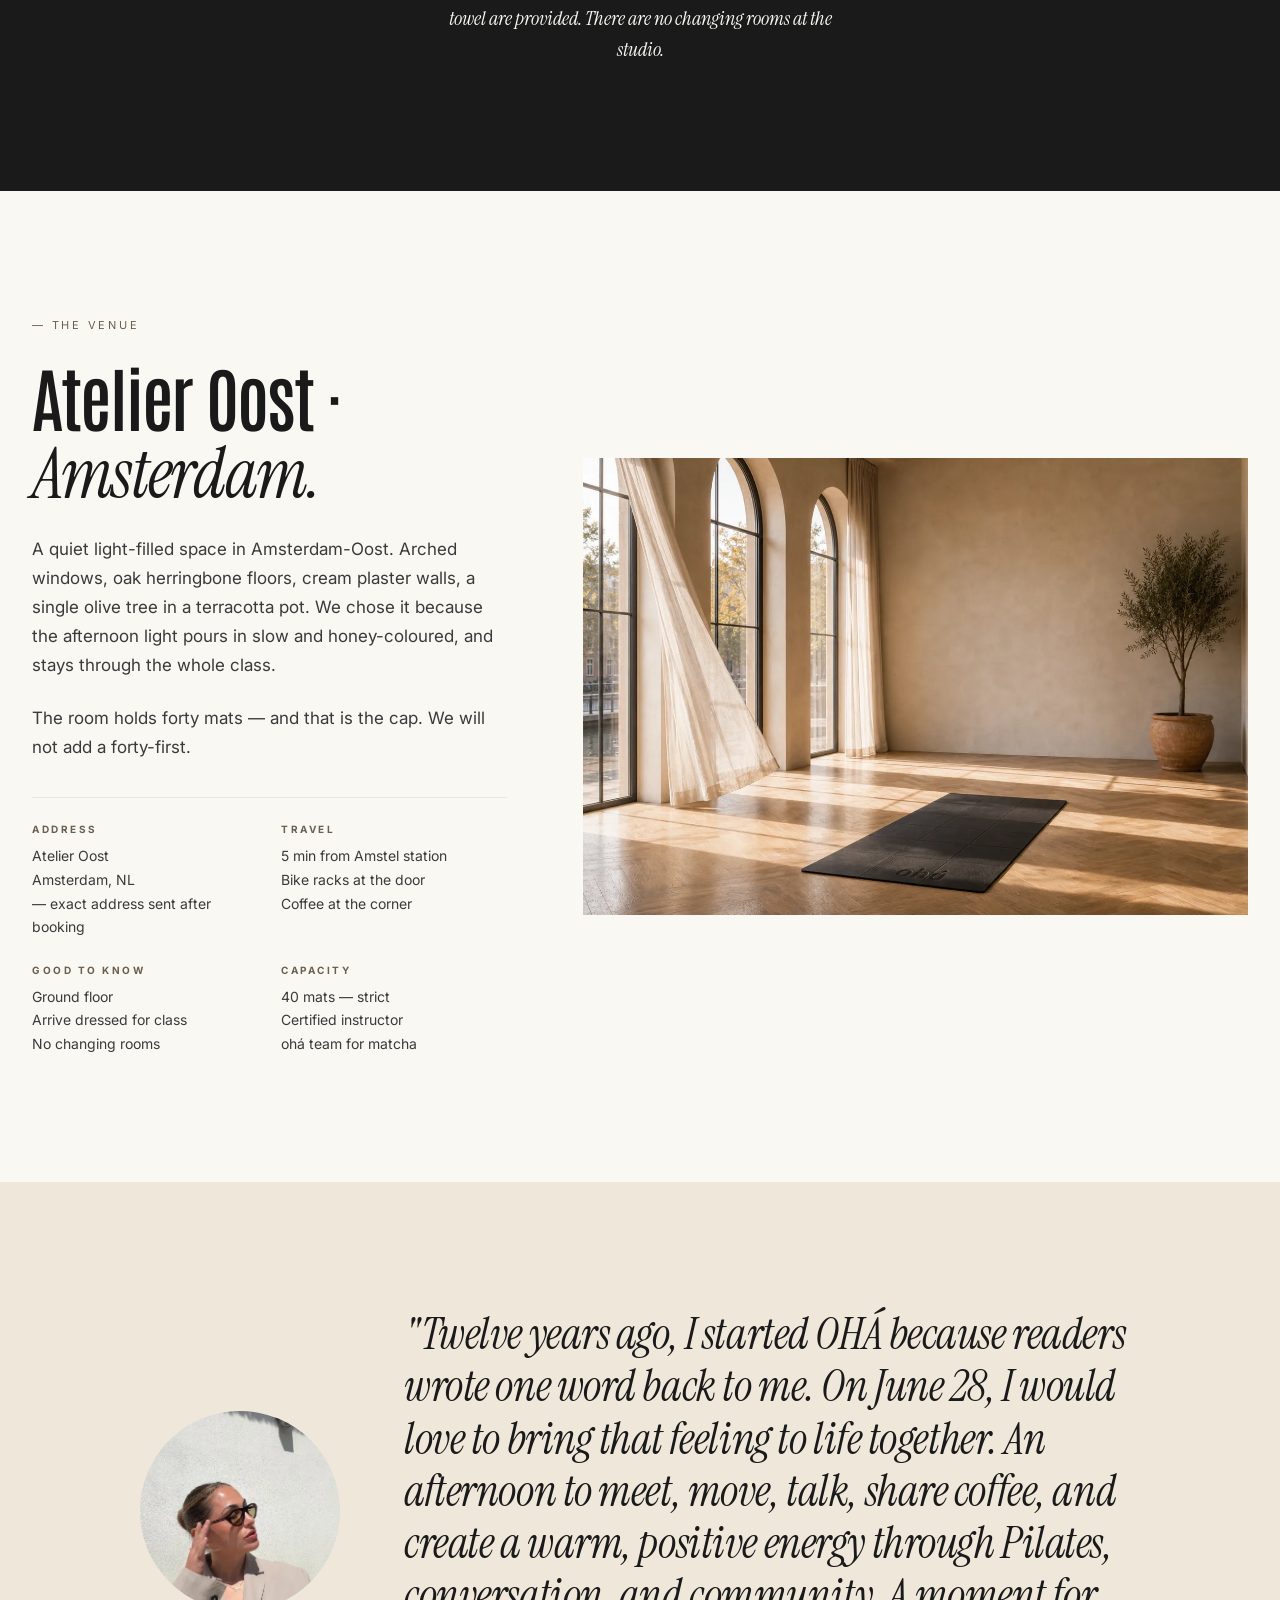
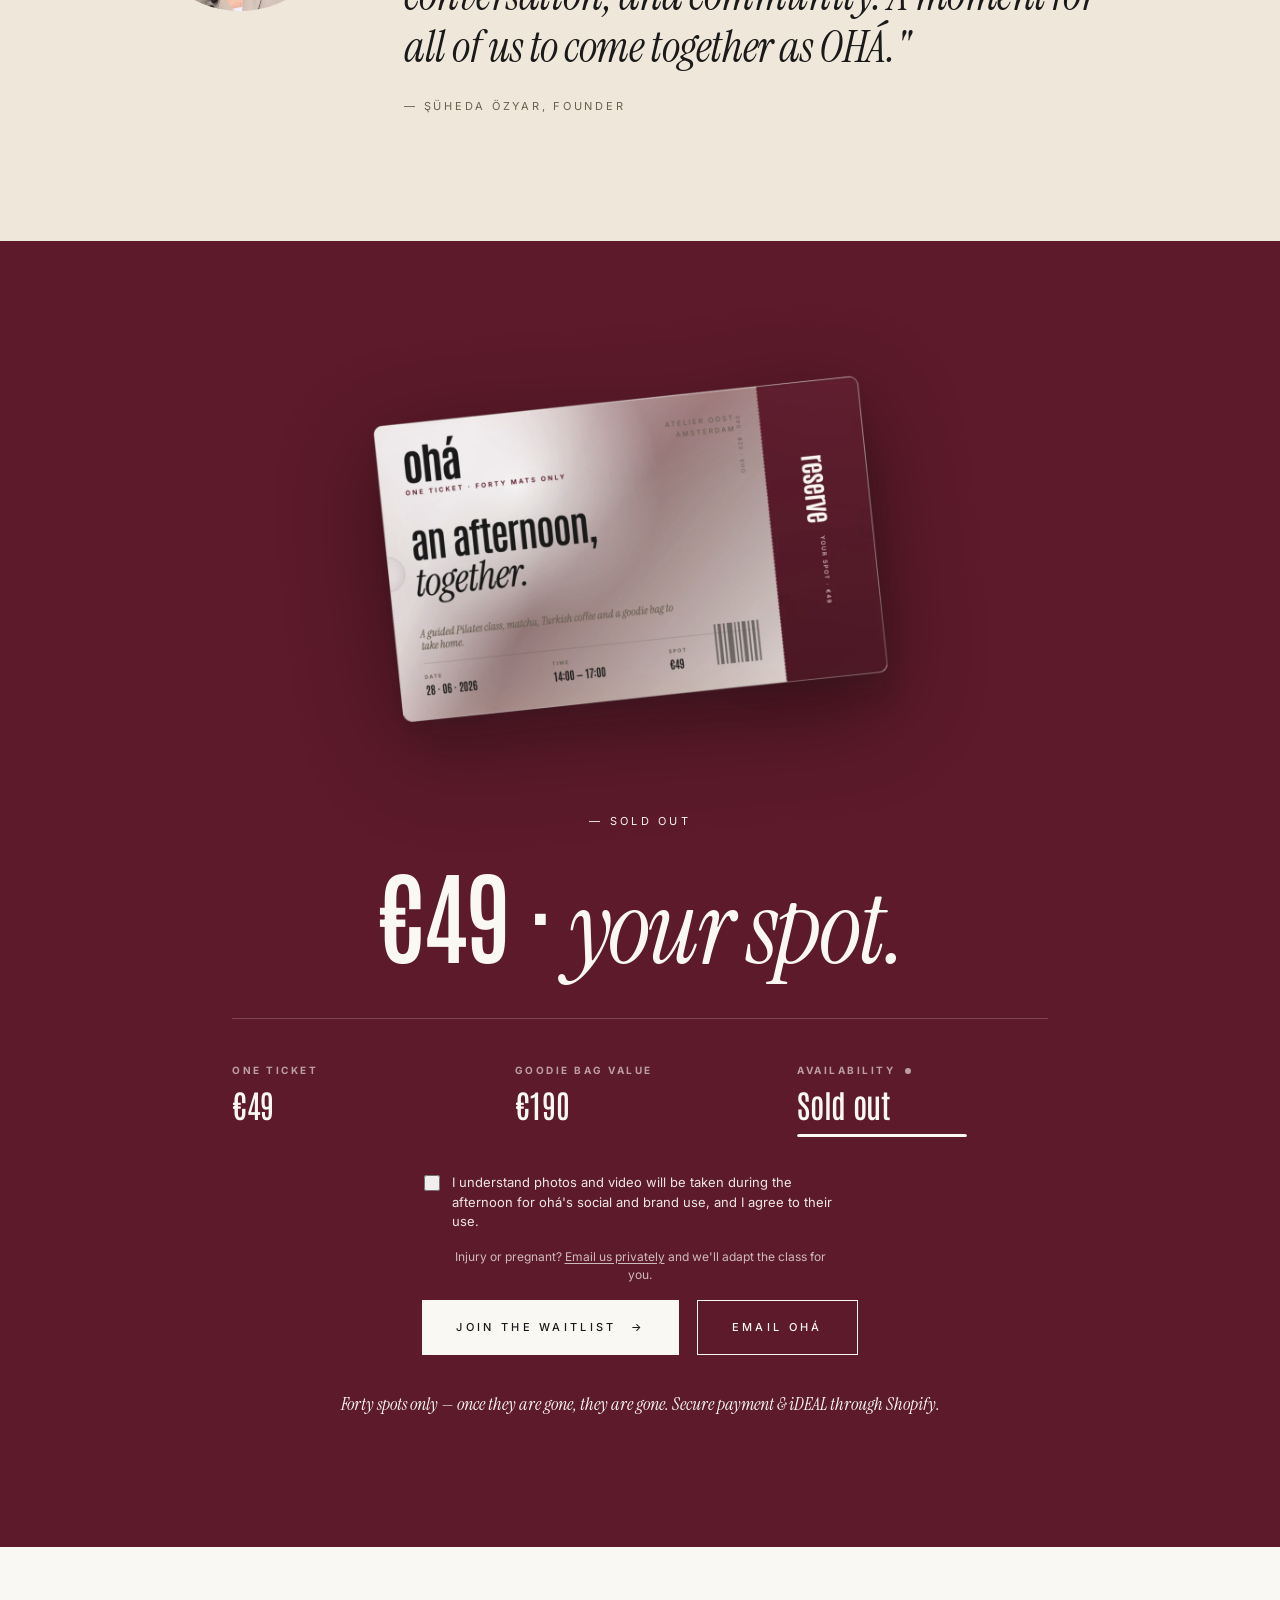
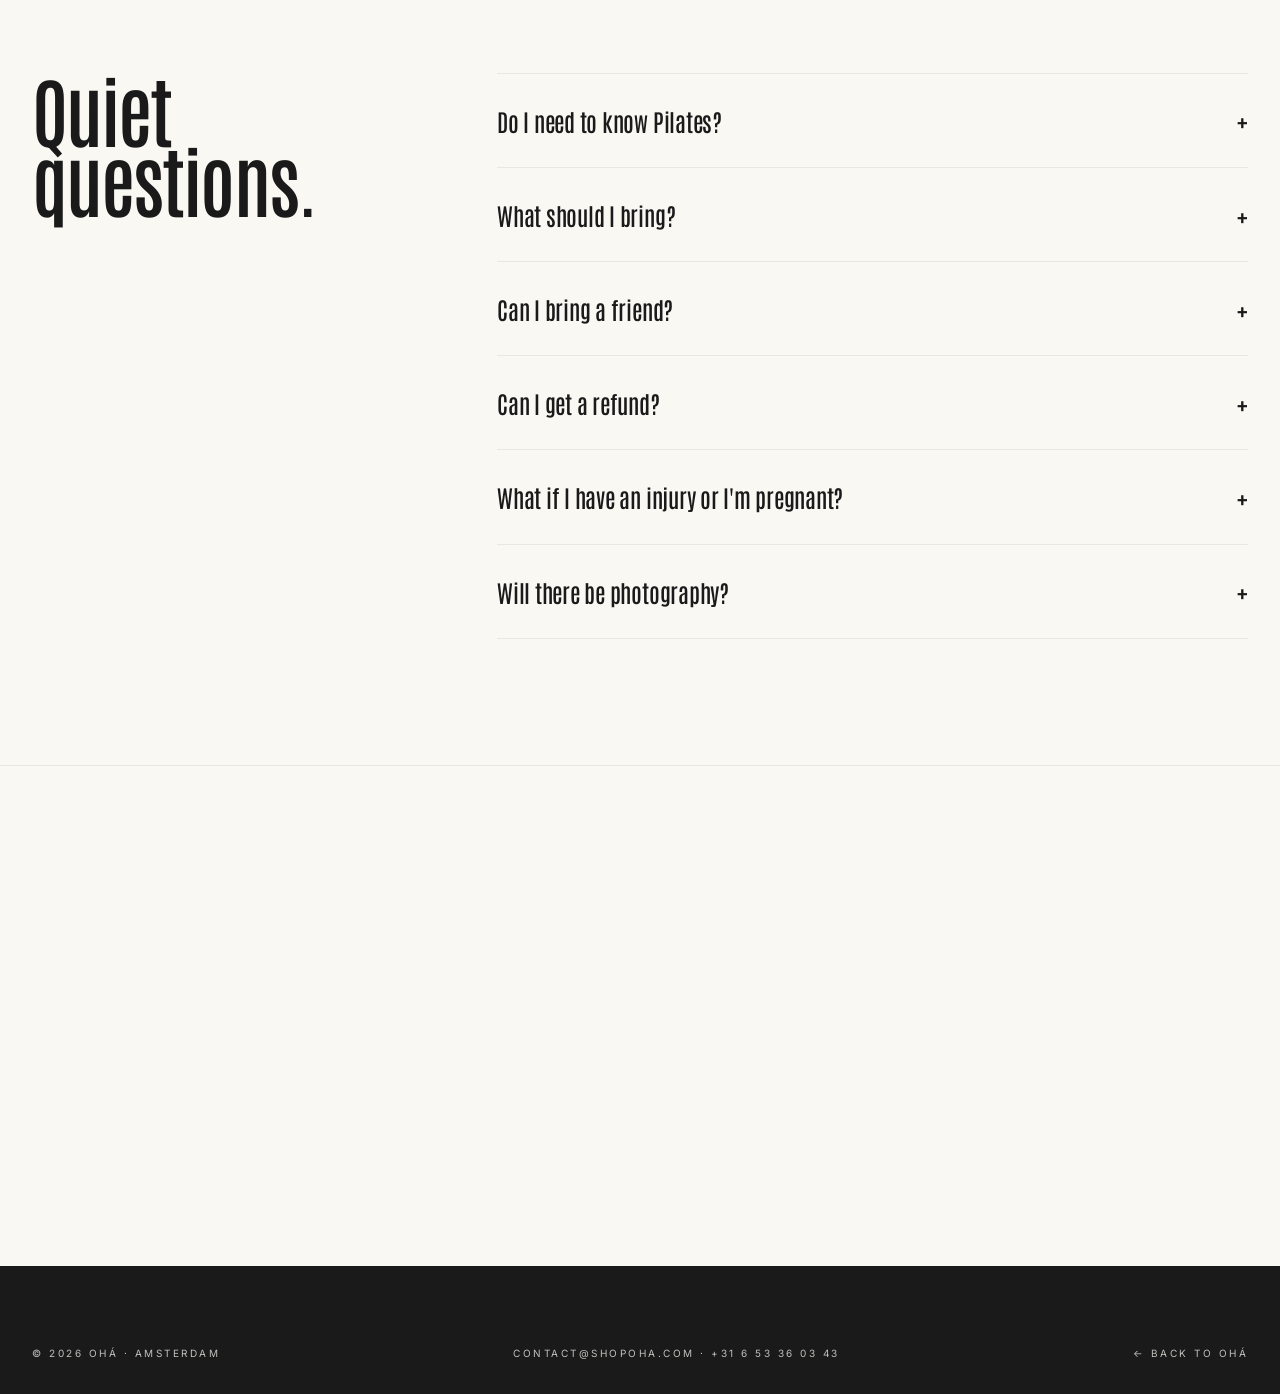
<file: event.html>
<!doctype html>
<html lang="en">
<head>
<meta charset="utf-8" />
<meta name="viewport" content="width=device-width, initial-scale=1, viewport-fit=cover" />
<title>ohá — an afternoon together · 28 June 2026 · it happened</title>
<meta name="description" content="The first afternoon of the new ohá happened on 28 June 2026 at Atelier Oost, Amsterdam — forty mats, sold out. This is how it was planned. The story continues on Instagram @ohabysuhedaozyar." />
<meta property="og:title" content="ohá — an afternoon together · it happened" />
<meta property="og:description" content="Forty mats, sold out — the first ohá afternoon, Amsterdam 28 June 2026. The story continues." />
<link rel="preconnect" href="https://fonts.googleapis.com" />
<link rel="preconnect" href="https://fonts.gstatic.com" crossorigin />
<link href="https://fonts.googleapis.com/css2?family=Antonio:wght@300;400;500;600;700&family=Instrument+Serif:ital@0;1&family=Inter:wght@300;400;500;600;700&display=swap" rel="stylesheet" />
<link rel="stylesheet" href="assets/oha-core.css" />
<script>document.documentElement.classList.add('js');addEventListener('load',function(){setTimeout(function(){if(!window.__ohaReveal){document.querySelectorAll('.reveal,.reveal-stagger').forEach(function(e){e.classList.add('in')});}},900);});</script>
<style>
/* ════ EVENT — the afternoon (warm reveal of the mystery) ════ */
:root{ --max:1280px; }

/* HERO */
.hero{ position:relative; min-height:100svh; overflow:hidden; display:flex; flex-direction:column; justify-content:flex-end; color:#FAF8F3; background:var(--noir); }
.hero__media{ position:absolute; inset:-6%; transform:scale(1.12); opacity:.78; transition:transform 2.6s var(--ease-out), opacity 2s var(--ease-out); }
.is-loaded .hero__media{ transform:scale(1); opacity:.92; }
.hero__media img{ width:100%; height:112%; object-fit:cover; }
.hero__veil{ position:absolute; inset:0; background:linear-gradient(180deg, rgba(11,10,9,.5) 0%, rgba(11,10,9,.08) 32%, rgba(11,10,9,.22) 60%, rgba(11,10,9,.72) 100%); }
.hero__content{ position:relative; z-index:2; padding:120px 32px 44px; display:flex; flex-direction:column; gap:clamp(20px,2.8vw,32px); max-width:1100px; }
.hero__date-strip{ display:flex; gap:clamp(18px,3vw,48px); align-items:baseline; flex-wrap:wrap; font-size:11px; letter-spacing:0.25em; text-transform:uppercase; opacity:.86; }
.hero__date-strip strong{ font-weight:500; }
.hero__title{ font-family:var(--type-display); font-weight:600; font-size:clamp(64px, 10vw, 168px); line-height:.85; letter-spacing:-0.03em; max-width:14ch; }
.hero__title em{ font-family:var(--type-serif); font-style:italic; font-weight:400; }
.hero__sub{ font-family:var(--type-serif); font-style:italic; font-size:clamp(20px, 2.2vw, 30px); line-height:1.2; max-width:36ch; opacity:.95; }
.hero__cta-row{ display:flex; gap:18px; align-items:center; flex-wrap:wrap; }

/* INTRO */
.intro{ padding:clamp(96px,14vh,128px) 0; }
.intro__inner{ max-width:var(--max); margin:0 auto; padding:0 32px; display:grid; grid-template-columns:1fr 2fr; gap:clamp(40px,7vw,96px); align-items:start; }
.intro__lead{ font-family:var(--type-serif); font-style:italic; font-size:clamp(28px, 3.4vw, 48px); line-height:1.12; color:var(--ink); max-width:24ch; letter-spacing:-0.01em; }
.intro__body{ font-size:17px; line-height:1.7; color:var(--ink-2); max-width:52ch; }
.intro__body p + p{ margin-top:18px; }
.intro__body p strong{ color:var(--ink); font-weight:500; }

/* DAY TIMELINE */
.day{ background:var(--bg-cream); padding:clamp(96px,14vh,128px) 0; }
.day__inner{ max-width:var(--max); margin:0 auto; padding:0 32px; }
.day__top{ display:flex; justify-content:space-between; align-items:flex-end; gap:48px; margin-bottom:80px; flex-wrap:wrap; }
.day__top h2{ font-family:var(--type-display); font-weight:600; font-size:clamp(56px, 7vw, 120px); line-height:.9; letter-spacing:-0.025em; }
.day__top p{ font-family:var(--type-serif); font-style:italic; font-size:20px; max-width:32ch; color:var(--ink-mute); }
.timeline{ position:relative; display:grid; grid-template-columns:repeat(5, 1fr); gap:32px; }
.timeline::before{ content:""; position:absolute; left:0; right:0; top:32px; height:1px; background:var(--ink); transform-origin:left; animation:timelineDraw 2.2s var(--ease-out) .3s forwards; transform:scaleX(0); }
@keyframes timelineDraw{ to{ transform:scaleX(1); } }
.t-step{ position:relative; padding-top:48px; }
.t-step::before{ content:""; position:absolute; top:26px; left:0; width:12px; height:12px; border-radius:50%; background:var(--ink); }
.t-step__time{ font-family:var(--type-display); font-weight:500; font-size:32px; line-height:1; letter-spacing:-0.01em; margin-bottom:14px; }
.t-step__title{ font-family:var(--type-serif); font-style:italic; font-size:18px; line-height:1.25; color:var(--ink); margin-bottom:8px; }
.t-step__desc{ font-size:13px; line-height:1.6; color:var(--ink-mute); }

/* CLASS */
.class-sec{ padding:clamp(96px,14vh,128px) 0; }
.class__inner{ max-width:var(--max); margin:0 auto; padding:0 32px; display:grid; grid-template-columns:7fr 5fr; gap:clamp(40px,6vw,80px); align-items:center; }
.class__media{ aspect-ratio:5/4; overflow:hidden; }
.class__media img{ width:100%; height:100%; object-fit:cover; }
.class__text{ display:flex; flex-direction:column; gap:24px; }
.class__text h2{ font-family:var(--type-display); font-weight:600; font-size:clamp(44px, 5.5vw, 80px); line-height:.95; letter-spacing:-0.025em; }
.class__text h2 em{ font-family:var(--type-serif); font-style:italic; font-weight:400; }
.class__text p{ font-size:17px; line-height:1.7; color:var(--ink-2); }
.class__text p + p{ margin-top:-4px; }
.class__instructor{ margin-top:8px; padding-top:24px; border-top:1px solid var(--rule); display:flex; align-items:center; gap:18px; }
.class__avatar{ width:56px; height:56px; border-radius:50%; background:var(--ink); display:grid; place-items:center; color:var(--bg); font-family:var(--type-display); font-weight:500; font-size:18px; }
.class__avatar-text strong{ display:block; font-weight:500; font-size:14px; color:var(--ink); }
.class__avatar-text span{ font-size:11px; letter-spacing:0.15em; text-transform:uppercase; color:var(--ink-mute); }

/* DRESS CODE */
.included{ background:var(--ink); color:var(--bg); padding:clamp(96px,14vh,128px) 0; }
.included__inner{ max-width:var(--max); margin:0 auto; padding:0 32px; text-align:center; }
.included__eyebrow{ font-size:11px; letter-spacing:0.25em; text-transform:uppercase; opacity:.65; display:block; margin-bottom:28px; }
.included__title{ font-family:var(--type-display); font-weight:600; font-size:clamp(44px,7vw,108px); line-height:.92; letter-spacing:-0.025em; max-width:18ch; margin:0 auto; }
.included__title em{ font-family:var(--type-serif); font-style:italic; font-weight:400; }
.included__note{ font-family:var(--type-serif); font-style:italic; font-size:20px; opacity:.7; max-width:44ch; margin:32px auto 0; }

/* VENUE */
.venue{ padding:clamp(96px,14vh,128px) 0; }
.venue__inner{ max-width:var(--max); margin:0 auto; padding:0 32px; display:grid; grid-template-columns:5fr 7fr; gap:clamp(40px,6vw,80px); align-items:center; }
.venue__text{ display:flex; flex-direction:column; gap:28px; }
.venue__text h2{ font-family:var(--type-display); font-weight:600; font-size:clamp(44px, 5.5vw, 80px); line-height:.95; letter-spacing:-0.025em; }
.venue__text h2 em{ font-family:var(--type-serif); font-style:italic; font-weight:400; }
.venue__text p{ font-size:17px; line-height:1.7; color:var(--ink-2); max-width:46ch; }
.venue__text p + p{ margin-top:-4px; }
.venue__details{ display:grid; grid-template-columns:1fr 1fr; gap:24px; margin-top:8px; padding-top:24px; border-top:1px solid var(--rule); }
.venue__detail h5{ font-size:10px; letter-spacing:0.25em; text-transform:uppercase; color:var(--ink-mute); margin-bottom:6px; }
.venue__detail p{ font-size:14px; }
.venue__media{ aspect-ratio:16/11; overflow:hidden; }
.venue__media img{ width:100%; height:100%; object-fit:cover; }

/* FOUNDER QUOTE */
.fq{ background:var(--bg-cream); padding:clamp(96px,14vh,128px) 32px; }
.fq__inner{ max-width:1000px; margin:0 auto; display:grid; grid-template-columns:200px 1fr; gap:clamp(40px,5vw,64px); align-items:center; }
.fq__portrait{ aspect-ratio:1/1; overflow:hidden; border-radius:50%; }
.fq__portrait img{ width:100%; height:100%; object-fit:cover; object-position:center 42%; }
.fq__quote{ font-family:var(--type-serif); font-style:italic; font-size:clamp(28px, 3.4vw, 44px); line-height:1.2; letter-spacing:-0.01em; }
.fq__cite{ margin-top:24px; font-size:11px; letter-spacing:0.25em; text-transform:uppercase; color:var(--ink-mute); }

/* TICKETS */
.tickets{ background:var(--burgundy); color:var(--bg); padding:clamp(104px,16vh,128px) 0; position:relative; overflow:hidden; }
.tickets__inner{ max-width:880px; margin:0 auto; padding:0 32px; text-align:center; display:flex; flex-direction:column; gap:36px; }
.tickets__eyebrow{ font-size:11px; letter-spacing:0.3em; text-transform:uppercase; opacity:.7; }
.tickets__visual{ width:100%; max-width:clamp(300px, 50vw, 560px); margin:0 auto; }
.tickets__visual img{ width:100%; height:auto; filter:drop-shadow(0 26px 48px rgba(0,0,0,.42)); }
.tickets__title{ font-family:var(--type-display); font-weight:600; font-size:clamp(56px, 8vw, 132px); line-height:.88; letter-spacing:-0.025em; }
.tickets__title em{ font-family:var(--type-serif); font-style:italic; font-weight:400; }
.tickets__row{ display:grid; grid-template-columns:repeat(3, 1fr); gap:32px; margin-top:8px; padding-top:44px; border-top:1px solid #FAF8F333; text-align:left; }
.tickets__row > div h5{ font-size:10px; letter-spacing:0.25em; text-transform:uppercase; opacity:.6; margin-bottom:10px; }
.tickets__row > div p{ font-family:var(--type-display); font-weight:500; font-size:32px; line-height:1; letter-spacing:-0.01em; }
.tickets__row > div h5 .avail-dot{ display:inline-block; width:6px; height:6px; border-radius:50%; background:#FAF8F3; margin-left:5px; vertical-align:middle; animation:pulse 2.4s ease-in-out infinite; }
.spots-bar{ margin-top:14px; height:3px; width:100%; max-width:170px; background:#FAF8F324; border-radius:2px; overflow:hidden; }
.spots-bar i{ display:block; height:100%; width:0; background:var(--bg); border-radius:2px; transition:width 1.6s var(--ease-out); }
.tickets__consent{ display:flex; flex-direction:column; gap:16px; align-items:center; }
.consent-check{ display:flex; gap:12px; align-items:flex-start; max-width:54ch; text-align:left; font-size:13px; line-height:1.5; opacity:.92; cursor:pointer; }
.consent-check input{ margin-top:2px; width:16px; height:16px; accent-color:#FAF8F3; flex:none; }
.consent-check a{ text-decoration:underline; text-underline-offset:2px; }
.consent-aside{ font-size:12px; line-height:1.5; opacity:.72; max-width:48ch; }
.consent-aside a{ text-decoration:underline; text-underline-offset:2px; }
.tickets__cta-row{ display:flex; justify-content:center; gap:18px; flex-wrap:wrap; }
.tickets__limit{ font-family:var(--type-serif); font-style:italic; font-size:18px; opacity:.85; }

/* FAQ */
.faq{ padding:clamp(96px,14vh,128px) 0; }
.faq__inner{ max-width:var(--max); margin:0 auto; padding:0 32px; display:grid; grid-template-columns:1fr 2fr; gap:clamp(40px,7vw,96px); align-items:start; }
.faq__title{ font-family:var(--type-display); font-weight:600; font-size:clamp(48px, 6vw, 96px); line-height:.92; letter-spacing:-0.025em; position:sticky; top:120px; }
.faq__list{ display:flex; flex-direction:column; }
.faq__item{ border-top:1px solid var(--rule); }
.faq__item:last-child{ border-bottom:1px solid var(--rule); }
.faq__q{ width:100%; text-align:left; display:flex; justify-content:space-between; align-items:center; gap:24px; padding:28px 0; font-family:var(--type-display); font-weight:500; font-size:24px; letter-spacing:-0.01em; transition:opacity .3s var(--ease); list-style:none; cursor:pointer; }
.faq__q::-webkit-details-marker{ display:none; }
.faq__q:hover{ opacity:.7; }
.faq__q::after{ content:"+"; font-weight:400; transition:transform .3s var(--ease); font-size:32px; line-height:.8; flex:none; }
.faq__item[open] .faq__q::after{ transform:rotate(45deg); }
.faq__a{ max-height:0; overflow:hidden; transition:max-height .5s var(--ease); }
.faq__a-inner{ padding:0 0 28px; font-size:16px; line-height:1.7; color:var(--ink-2); max-width:60ch; }
.faq__item[open] .faq__a{ max-height:520px; }

/* FINAL CTA */
.final-cta{ padding:clamp(104px,16vh,128px) 32px; text-align:center; background:var(--bg); border-top:1px solid var(--rule); }
.final-cta__title{ font-family:var(--type-display); font-weight:600; font-size:clamp(72px, 11vw, 200px); line-height:.85; letter-spacing:-0.03em; margin-bottom:48px; }
.final-cta__title em{ font-family:var(--type-serif); font-style:italic; font-weight:400; }

/* RESPONSIVE */
@media (max-width: 900px){
  .nav__back{ display:none; }
  .intro__inner, .class__inner, .venue__inner, .faq__inner, .fq__inner{ grid-template-columns:1fr; gap:32px; }
  .day__top{ flex-direction:column; align-items:flex-start; }
  .timeline{ grid-template-columns:1fr; gap:16px; }
  .timeline::before{ display:none; }
  .t-step{ padding-top:24px; border-top:1px solid var(--rule); }
  .t-step::before{ display:none; }
  .tickets__row{ grid-template-columns:1fr; gap:24px; }
  .faq__title{ position:relative; top:0; }
  .fq__portrait{ width:140px; margin:0 auto; }
  .hero__content{ padding:120px 22px 36px; }
}
</style>
</head>
<body class="grain">

<!-- NAV -->
<nav class="nav">
  <a href="/" class="nav__back">back to ohá</a>
  <a href="/" class="nav__mark"><span class="logomark logomark--white"><span>ohá</span></span></a>
  <a href="#tickets" class="nav__cta">Reserve · €49</a>
</nav>

<!-- HERO -->
<header class="hero">
  <div class="hero__media" data-parallax="6">
    <img src="references/opt/gen_empower_v2.webp" alt="Women practising Pilates together in a sunlit studio" fetchpriority="high" decoding="async" />
  </div>
  <div class="hero__veil"></div>
  <div class="hero__content reveal-stagger">
    <div class="hero__date-strip">
      <span><strong>Sunday 28 · 06 · 2026</strong></span>
      <span>Atelier Oost · Amsterdam</span>
      <span>14:00 — 17:00</span>
      <span>40 mats</span>
      <span>€49 inclusive</span>
    </div>
    <h1 class="hero__title">an afternoon, <em>together.</em></h1>
    <p class="hero__sub">The first afternoon of the new ohá — and it happened. Forty mats, sold out. One guided class, matcha, Turkish coffee, and a room that did not want to leave. Below is how it was planned; the memories live on Instagram.</p>
    <div class="hero__cta-row">
      <a href="/#afternoon" class="btn btn--solid">see how it was</a>
      <a href="https://www.instagram.com/ohabysuhedaozyar/" target="_blank" rel="noopener" class="btn btn--ghost">follow ohá ↗</a>
    </div>
  </div>
</header>

<!-- INTRO -->
<section class="intro" id="what">
  <div class="intro__inner">
    <div class="reveal"><span class="t-eyebrow">— what this is</span></div>
    <div>
      <p class="intro__lead reveal">A small, considered afternoon. Not a launch party. A first class. First community.</p>
      <div class="intro__body reveal" style="margin-top:48px">
        <p>For thirteen years ohá was a clothing label, a Turkish blog, a name readers wrote back to me. On 28 June it becomes a quieter thing, <strong>a house of objects for the body</strong>. The mat. The clip. The grip. The towel. The shopper. Five objects, to begin.</p>
        <p>This afternoon is how we begin. Forty people on forty mats in a room full of day light. <strong>One class led by a certified instructor</strong> I trust. After class, we slow down together, sharing Turkish coffee, matcha, and healthy snacks around a long oak table. A moment to connect, unwind, and enjoy positive energy, meaningful conversations, and a beautiful memory together.</p>
        <p>No launch noise. No press. No countdown. Just a small group, a quiet room, and the new ohá in your hands by the end of it.</p>
        <p>If you have been here from the beginning, thank you. If you have just arrived, welcome.</p>
      </div>
    </div>
  </div>
</section>

<!-- DAY TIMELINE -->
<section class="day">
  <div class="day__inner">
    <div class="day__top">
      <h2 class="reveal">The afternoon, hour by hour.</h2>
      <p class="reveal">Three hours from arrival to departure. Slow on purpose, never rushed.</p>
    </div>
    <div class="timeline reveal-stagger">
      <div class="t-step">
        <div class="t-step__time">14:00</div>
        <div class="t-step__title">Doors</div>
        <p class="t-step__desc">A quiet welcome, turkish coffee, your goodie bag waiting at your mat, time to settle.</p>
      </div>
      <div class="t-step">
        <div class="t-step__time">15:00</div>
        <div class="t-step__title">Class begins</div>
        <p class="t-step__desc">Fifty-five minutes of guided mat Pilates, power class, full body, accessible to every level.</p>
      </div>
      <div class="t-step">
        <div class="t-step__time">15:55</div>
        <div class="t-step__title">Stillness</div>
        <p class="t-step__desc">Ten minutes of stretching. A moment to feel your body. A custom soundscape, a breath you can keep all week.</p>
      </div>
      <div class="t-step">
        <div class="t-step__time">16:05</div>
        <div class="t-step__title">Matcha & Talk</div>
        <p class="t-step__desc">Şüheda sits with us. Sharing Turkish coffee, matcha, and nourishing bites around a long oak table together. A coffee shared, a memory for forty years. Stay as long as you like.</p>
      </div>
      <div class="t-step">
        <div class="t-step__time">17:00</div>
        <div class="t-step__title">Departure</div>
        <p class="t-step__desc">You leave with your goodie bag and the rest of your afternoon still in your hands.</p>
      </div>
    </div>
  </div>
</section>

<!-- EDITORIAL STRIP -->
<section class="strip">
  <img src="references/opt/gen_ohagirls_v2.webp" alt="Women together with coffee after a Pilates class" loading="lazy" data-parallax="7" />
  <div class="strip__overlay"></div>
  <div class="strip__caption">
    <span class="e">#OHÁGIRLS</span>
    <p class="l">"There is a special kind of joy shared between woman, and it's real."</p>
  </div>
</section>

<!-- THE CLASS -->
<section class="class-sec">
  <div class="class__inner">
    <figure class="class__media reveal">
      <img src="references/opt/web_event_instructor_hands.webp" alt="Instructor hands adjusting alignment on a black mat" loading="lazy" />
    </figure>
    <div class="class__text reveal">
      <span class="t-eyebrow">— the class</span>
      <h2>Powerful, controlled, <em>intentional.</em></h2>
      <p>A 55-minute mat Pilates class designed to challenge the entire body through strength, endurance, control, posture, breath, and deep muscular connection. This is a powerful full-body practice that pushes you to explore the potential of your body with precision and purpose.</p>
      <p>Every movement is guided by breath, alignment, control, and feeling, allowing you to move with awareness and connect more deeply to your body.</p>
      <p>Ohá welcomes both beginners and lifelong practitioners alike. No experience required. No performance expected. No mirrors at the front of the room. You will leave feeling stronger, taller, lighter, and more connected than when you arrived.</p>
      <p>If you are pregnant, recovering from surgery, or working with an injury, please write to us beforehand. The instructor will thoughtfully adapt the practice to support you, never asking your body to move beyond what it needs.</p>
      <div class="class__instructor">
        <div class="class__avatar">RV</div>
        <div class="class__avatar-text">
          <strong>Class led by — Rohdé Veerhuis</strong>
          <span>certified classical instructor · INR Reformer Pilates, Woerden</span>
        </div>
      </div>
    </div>
  </div>
</section>

<!-- DRESS CODE -->
<section class="included">
  <div class="included__inner">
    <span class="included__eyebrow">— before you come</span>
    <h2 class="included__title reveal">Dress code <em>—</em> all-black activewear.</h2>
    <p class="included__note reveal">Arrive already dressed for class. Grip socks and a small towel are provided. There are no changing rooms at the studio.</p>
  </div>
</section>

<!-- VENUE -->
<section class="venue">
  <div class="venue__inner">
    <div class="venue__text reveal">
      <span class="t-eyebrow">— the venue</span>
      <h2>Atelier Oost · <em>Amsterdam.</em></h2>
      <p>A quiet light-filled space in Amsterdam-Oost. Arched windows, oak herringbone floors, cream plaster walls, a single olive tree in a terracotta pot. We chose it because the afternoon light pours in slow and honey-coloured, and stays through the whole class.</p>
      <p>The room holds forty mats — and that is the cap. We will not add a forty-first.</p>
      <div class="venue__details">
        <div class="venue__detail"><h5>Address</h5><p>Atelier Oost<br />Amsterdam, NL<br />— exact address sent after booking</p></div>
        <div class="venue__detail"><h5>Travel</h5><p>5 min from Amstel station<br />Bike racks at the door<br />Coffee at the corner</p></div>
        <div class="venue__detail"><h5>Good to know</h5><p>Ground floor<br />Arrive dressed for class<br />No changing rooms</p></div>
        <div class="venue__detail"><h5>Capacity</h5><p>40 mats — strict<br />Certified instructor<br />ohá team for matcha</p></div>
      </div>
    </div>
    <figure class="venue__media reveal">
      <img src="references/opt/gen_venue_v2.webp" alt="Atelier Oost studio interior with an ohá mat" loading="lazy" />
    </figure>
  </div>
</section>

<!-- FOUNDER QUOTE -->
<section class="fq">
  <div class="fq__inner reveal">
    <figure class="fq__portrait">
      <img src="references/opt/real_suheda.webp" alt="Şüheda Özyar" loading="lazy" />
    </figure>
    <div>
      <p class="fq__quote">"Twelve years ago, I started OHÁ because readers wrote one word back to me. On June 28, I would love to bring that feeling to life together. An afternoon to meet, move, talk, share coffee, and create a warm, positive energy through Pilates, conversation, and community. A moment for all of us to come together as OHÁ."</p>
      <p class="fq__cite">— Şüheda Özyar, founder</p>
    </div>
  </div>
</section>

<!-- TICKETS -->
<section class="tickets" id="tickets">
  <div class="tickets__inner reveal-stagger">
    <figure class="tickets__visual">
      <img src="references/opt/event_ticket.webp" alt="ohá event ticket — an afternoon together · 28 June 2026 · 14:00–17:00 · €49 · Atelier Oost Amsterdam" loading="lazy" />
    </figure>
    <span class="tickets__eyebrow">— reserve</span>
    <h2 class="tickets__title">€49 · <em>your spot.</em></h2>
    <div class="tickets__row">
      <div><h5>One ticket</h5><p>€49</p></div>
      <div><h5>Goodie bag value</h5><p>€190</p></div>
      <div><h5>Availability <span class="avail-dot"></span></h5><p><span data-spots>30</span> left</p><div class="spots-bar"><i data-spots-fill></i></div></div>
    </div>
    <div class="tickets__consent" data-consent-gate>
      <label class="consent-check">
        <input type="checkbox" data-consent />
        <span>I understand photos and video will be taken during the afternoon for ohá's social and brand use, and I agree to their use.</span>
      </label>
      <p class="consent-aside">Injury or pregnant? <a href="mailto:contact@shopoha.com?subject=oha%20health%20note">Email us privately</a> and we'll adapt the class for you.</p>
      <div class="tickets__cta-row">
        <a id="reserve" href="#" class="btn btn--solid is-disabled" data-consent-target aria-disabled="true" tabindex="-1" style="background:#FAF8F3;color:#1A1A1A">Reserve · €49</a>
        <a href="mailto:contact@shopoha.com" class="btn btn--ghost">Email ohá</a>
      </div>
    </div>
    <p class="tickets__limit">Forty spots only — once they are gone, they are gone. Secure payment &amp; iDEAL through Shopify.</p>
  </div>
</section>

<!-- FAQ -->
<section class="faq" id="faq">
  <div class="faq__inner">
    <h2 class="faq__title reveal">Quiet<br />questions.</h2>
    <div class="faq__list reveal">
      <details class="faq__item">
        <summary class="faq__q">Do I need to know Pilates?</summary>
        <div class="faq__a"><div class="faq__a-inner">No, you'll be guided throughout the entire class. This could even be the start of something new for you.</div></div>
      </details>
      <details class="faq__item">
        <summary class="faq__q">What should I bring?</summary>
        <div class="faq__a"><div class="faq__a-inner">You don't need to bring anything, just a positive vibe and all-black Pilates or yoga wear. Grip socks and a small workout towel will be provided by us. Please arrive already dressed for class, as there are no changing rooms at the studio.</div></div>
      </details>
      <details class="faq__item">
        <summary class="faq__q">Can I bring a friend?</summary>
        <div class="faq__a"><div class="faq__a-inner">Of course, you're always welcome to come together. Your friend will simply need to book a spot for the Pilates class as well. As long as spots are available, bookings remain open.</div></div>
      </details>
      <details class="faq__item">
        <summary class="faq__q">Can I get a refund?</summary>
        <div class="faq__a"><div class="faq__a-inner">Cancellations can be made up to 48 hours before the event by emailing contact@shopoha.com. You will then receive a full refund, and your spot will be released to someone else. Unfortunately, cancellations made less than 48 hours before the event are non-refundable.</div></div>
      </details>
      <details class="faq__item">
        <summary class="faq__q">What if I have an injury or I'm pregnant?</summary>
        <div class="faq__a"><div class="faq__a-inner">That's completely okay, we simply ask you to let the instructor know before the class begins. At the start of the session, the instructor will also check in with the group to see if there's anything that should be taken into consideration during the practice. Because this is a powerful full-body class, we kindly advise against joining if you are more than five months pregnant.</div></div>
      </details>
      <details class="faq__item" id="faq-photo">
        <summary class="faq__q">Will there be photography?</summary>
        <div class="faq__a"><div class="faq__a-inner">Yes, photos and videos will be taken during the event for social media and brand purposes. By purchasing a Pilates class spot, you agree to the use of this content across OHÁ channels and platforms.</div></div>
      </details>
    </div>
  </div>
</section>

<!-- FINAL CTA -->
<section class="final-cta">
  <h2 class="final-cta__title reveal">Until the next <em>afternoon.</em></h2>
  <a href="https://www.instagram.com/ohabysuhedaozyar/" target="_blank" rel="noopener" class="btn btn--dark reveal">follow @ohabysuhedaozyar</a>
</section>

<!-- FOOTER -->
<footer class="foot">
  <div class="foot__inner">
    <span>© 2026 ohá · Amsterdam</span>
    <span><a href="mailto:contact@shopoha.com">contact@shopoha.com</a> · <a href="tel:+31653360343">+31 6 53 36 03 43</a></span>
    <span><a href="/">← back to ohá</a></span>
  </div>
</footer>

<!-- MOTION -->
<script src="assets/lenis.min.js"></script>
<script src="assets/oha-motion.js" defer></script>
<script>
/* ── TICKETS → real Shopify checkout ──
   Paste the Shopify cart/checkout permalink for the event variant below.
   Example: https://shopoha.myshopify.com/cart/49123456789:1
   Photography consent + optional health note are passed as Shopify cart attributes. */
var OHA_CHECKOUT = "https://shopoha.myshopify.com/cart/56715140596038:1"; /* Shopify cart permalink — event ticket variant (28 June 2026) */
(function () {
  var reserve = document.getElementById('reserve');
  var consent = document.querySelector('[data-consent]');
  if (!reserve) return;
  reserve.addEventListener('click', function (e) {
    if (consent && !consent.checked) {            // hard consent gate (covers keyboard activation, not just mouse)
      e.preventDefault();
      consent.focus();
      return;
    }
    if (!OHA_CHECKOUT) {                           // checkout not wired yet → email fallback
      e.preventDefault();
      window.location.href = 'mailto:contact@shopoha.com'
        + '?subject=' + encodeURIComponent('oha — Reserve a spot (28 June)')
        + '&body=' + encodeURIComponent('I would like to reserve a spot for the oha afternoon on 28 June.');
      return;
    }
    try {
      var url = new URL(OHA_CHECKOUT);            // robust query building (no brittle string concat)
      url.searchParams.set('attributes[Photography consent]', 'Agreed');
      reserve.setAttribute('href', url.toString());
    } catch (err) { /* malformed OHA_CHECKOUT → leave href untouched */ }
  });
})();
</script>

</body>
</html>
</file>
<file: assets/oha-core.css>
/* ════════════════════════════════════════════════════════
   OHÁ — CORE DESIGN SYSTEM (shared across all pages)
   tokens · reset · logo · nav · buttons · marquee · strip
   reveal-motion · grain · footer · responsive base
   ════════════════════════════════════════════════════════ */

/* ── LOGO (verified wordmark PNGs in /assets) ── */
:root{
  --logo-black: url("oha-mark-black.png");
  --logo-white: url("oha-mark-white.png");
}
.logomark{ display:inline-block; background:var(--logo-black) center/contain no-repeat; width:1em; aspect-ratio:441/326; font-size:1em; vertical-align:baseline; }
.logomark--white{ background-image:var(--logo-white); }
.logomark span{ position:absolute; left:-99999px; }
.logoimg{ display:block; width:100%; height:auto; }

/* ── TOKENS ── */
:root{
  --bg:#FAF8F3; --bg-cream:#EFE7DA; --bg-oak:#C09975;
  --burgundy:#5C1A2A; --burgundy-2:#6B2A38;
  --ink:#1A1A1A; --ink-2:#3A3A3A; --ink-mute:#6B5F50;
  --noir:#0B0A09; --noir-2:#15120F;
  --rule:#1A1A1A14; --rule-strong:#1A1A1A33; --rule-light:#FAF8F31F;
  --ease:cubic-bezier(.2,.7,.1,1); --ease-out:cubic-bezier(.16,1,.3,1);
  --type-display:"Antonio","Helvetica Neue",system-ui,sans-serif;
  --type-serif:"Instrument Serif","Times New Roman",serif;
  --type-body:"Inter",system-ui,-apple-system,sans-serif;
  --max:1440px;
}

/* ── RESET / BASE ── */
*,*::before,*::after{ box-sizing:border-box; margin:0; padding:0; }
html{ scroll-behavior:auto; } /* Lenis owns smooth scroll — CSS smooth fights it */
html,body{ background:var(--bg); color:var(--ink); }
body{ font-family:var(--type-body); font-weight:400; font-size:16px; line-height:1.55; -webkit-font-smoothing:antialiased; -moz-osx-font-smoothing:grayscale; overflow-x:hidden; }
img{ display:block; max-width:100%; height:auto; }
button{ font:inherit; color:inherit; background:none; border:0; cursor:pointer; }
a{ color:inherit; text-decoration:none; }
::selection{ background:var(--burgundy); color:var(--bg); }
.t-eyebrow{ font-size:11px; letter-spacing:0.25em; text-transform:uppercase; color:var(--ink-mute); }

/* ── NAV (shared base) ── */
.nav{ position:fixed; top:0; left:0; right:0; z-index:50; display:grid; grid-template-columns:1fr auto 1fr; align-items:center; padding:22px 32px; mix-blend-mode:difference; color:#FAF8F3; pointer-events:none; }
.nav > *{ pointer-events:auto; }
.nav__left{ display:flex; gap:32px; }
.nav__right{ display:flex; justify-content:flex-end; gap:32px; }
.nav__mark{ font-family:var(--type-display); font-weight:700; font-size:24px; letter-spacing:-0.02em; justify-self:center; display:inline-flex; align-items:center; gap:4px; }
.nav__mark .logomark{ width:46px; height:34px; background-size:contain; background-image:var(--logo-white); }
.nav a:not(.nav__mark){ font-size:11px; letter-spacing:0.22em; text-transform:uppercase; opacity:.78; transition:opacity .3s var(--ease); }
.nav a:not(.nav__mark):hover{ opacity:1; }
.nav__cta{ justify-self:end; border:1px solid currentColor; padding:10px 18px; }
.nav__back::before{ content:"← "; }
.nav__event{ display:inline-flex; align-items:center; gap:8px; }
.nav__event::before{ content:""; width:6px; height:6px; border-radius:50%; background:#FAF8F3; animation:pulse 2.4s ease-in-out infinite; }
@keyframes pulse{ 0%,100%{ opacity:1; transform:scale(1); } 50%{ opacity:.35; transform:scale(.65); } }

/* ── BUTTONS ── */
.btn{ display:inline-flex; align-items:center; gap:14px; padding:18px 34px; font-size:11px; letter-spacing:0.3em; text-transform:uppercase; font-weight:500; transition:background .4s var(--ease-out), color .4s var(--ease-out), transform .4s var(--ease-out), border-color .4s var(--ease-out); }
.btn--solid{ background:var(--bg); color:var(--ink); }
.btn--solid:hover{ background:var(--burgundy); color:var(--bg); transform:translateY(-2px); }
.btn--solid::after{ content:"→"; transition:transform .4s var(--ease-out); }
.btn--solid:hover::after{ transform:translateX(5px); }
.btn--dark{ background:var(--ink); color:var(--bg); }
.btn--dark:hover{ background:var(--burgundy); color:var(--bg); transform:translateY(-2px); }
.btn--dark::after{ content:"→"; transition:transform .4s var(--ease-out); }
.btn--dark:hover::after{ transform:translateX(5px); }
.btn--ghost{ border:1px solid currentColor; }
.btn--ghost:hover{ opacity:.62; transform:translateY(-2px); }
.btn[disabled], .btn.is-disabled{ opacity:.38; pointer-events:none; }

/* ── MARQUEE ── */
.marquee{ overflow:hidden; padding:22px 0; }
.marquee__track{ display:flex; gap:64px; white-space:nowrap; width:max-content; animation:marquee 46s linear infinite; font-family:var(--type-display); font-weight:600; letter-spacing:-0.02em; font-size:clamp(34px,5vw,60px); line-height:1; }
.marquee__track span{ opacity:.42; }
.marquee__track span::after{ content:" · "; opacity:.4; }
@keyframes marquee{ to{ transform:translateX(-50%); } }

/* ── EDITORIAL FULL-BLEED STRIP ── */
.strip{ position:relative; height:64vh; overflow:hidden; }
.strip img{ width:100%; height:100%; object-fit:cover; }
.strip__overlay{ position:absolute; inset:0; background:linear-gradient(0deg, rgba(0,0,0,.5), rgba(0,0,0,0) 45%, rgba(0,0,0,.18)); }
.strip__caption{ position:absolute; bottom:48px; left:48px; color:#FAF8F3; max-width:560px; }
.strip__caption .e{ font-size:11px; letter-spacing:0.25em; text-transform:uppercase; opacity:.8; margin-bottom:14px; display:block; }
.strip__caption .l{ font-family:var(--type-serif); font-style:italic; font-size:clamp(28px, 3.6vw, 54px); line-height:1.1; }

/* ── REVEAL MOTION (progressive: hidden only when JS is active, so
      no-JS / crawlers / SEO see full content) ── */
html.js .reveal{ opacity:0; transform:translateY(30px); transition:opacity 1.1s var(--ease-out), transform 1.1s var(--ease-out); }
html.js .reveal.in{ opacity:1; transform:none; }
.reveal-slow{ transition-duration:1.7s; }
html.js .reveal-blur{ filter:blur(8px); transition:opacity 1.3s var(--ease-out), transform 1.3s var(--ease-out), filter 1.3s var(--ease-out); }
html.js .reveal-blur.in{ filter:blur(0); }
html.js .reveal-stagger > *{ opacity:0; transform:translateY(30px); transition:opacity 1.1s var(--ease-out), transform 1.1s var(--ease-out); }
html.js .reveal-stagger.in > *{ opacity:1; transform:none; }
.reveal-stagger.in > *:nth-child(1){ transition-delay:.06s; }
.reveal-stagger.in > *:nth-child(2){ transition-delay:.16s; }
.reveal-stagger.in > *:nth-child(3){ transition-delay:.26s; }
.reveal-stagger.in > *:nth-child(4){ transition-delay:.36s; }
.reveal-stagger.in > *:nth-child(5){ transition-delay:.46s; }
.reveal-stagger.in > *:nth-child(6){ transition-delay:.56s; }
.reveal-stagger.in > *:nth-child(7){ transition-delay:.66s; }

/* ── GRAIN OVERLAY (atmosphere) ── */
.grain::after{ content:""; position:fixed; inset:0; z-index:60; pointer-events:none; opacity:.045; background-image:url("data:image/svg+xml,%3Csvg xmlns='http://www.w3.org/2000/svg' width='180' height='180'%3E%3Cfilter id='n'%3E%3CfeTurbulence type='fractalNoise' baseFrequency='0.85' numOctaves='3' stitchTiles='stitch'/%3E%3C/filter%3E%3Crect width='100%25' height='100%25' filter='url(%23n)'/%3E%3C/svg%3E"); }

/* ── FOOTER ── */
.foot{ background:var(--ink); color:var(--bg); padding:80px 32px 32px; }
.foot__inner{ max-width:var(--max); margin:0 auto; display:flex; justify-content:space-between; align-items:center; flex-wrap:wrap; gap:24px; font-size:10px; letter-spacing:0.25em; text-transform:uppercase; opacity:.75; }
.foot__inner a:hover{ opacity:.6; }

/* ── REDUCED MOTION ── */
@media (prefers-reduced-motion: reduce){
  .reveal, .reveal-stagger > *{ opacity:1 !important; transform:none !important; filter:none !important; }
  .marquee__track{ animation:none; }
  *{ scroll-behavior:auto !important; }
}

/* ── RESPONSIVE BASE ── */
@media (max-width: 900px){
  .nav{ grid-template-columns:1fr 1fr; padding:18px 22px; }
  .nav__mark{ justify-self:start; }
  .nav__right{ justify-self:end; }
  .strip__caption{ left:24px; right:24px; bottom:32px; }
}
</file>
